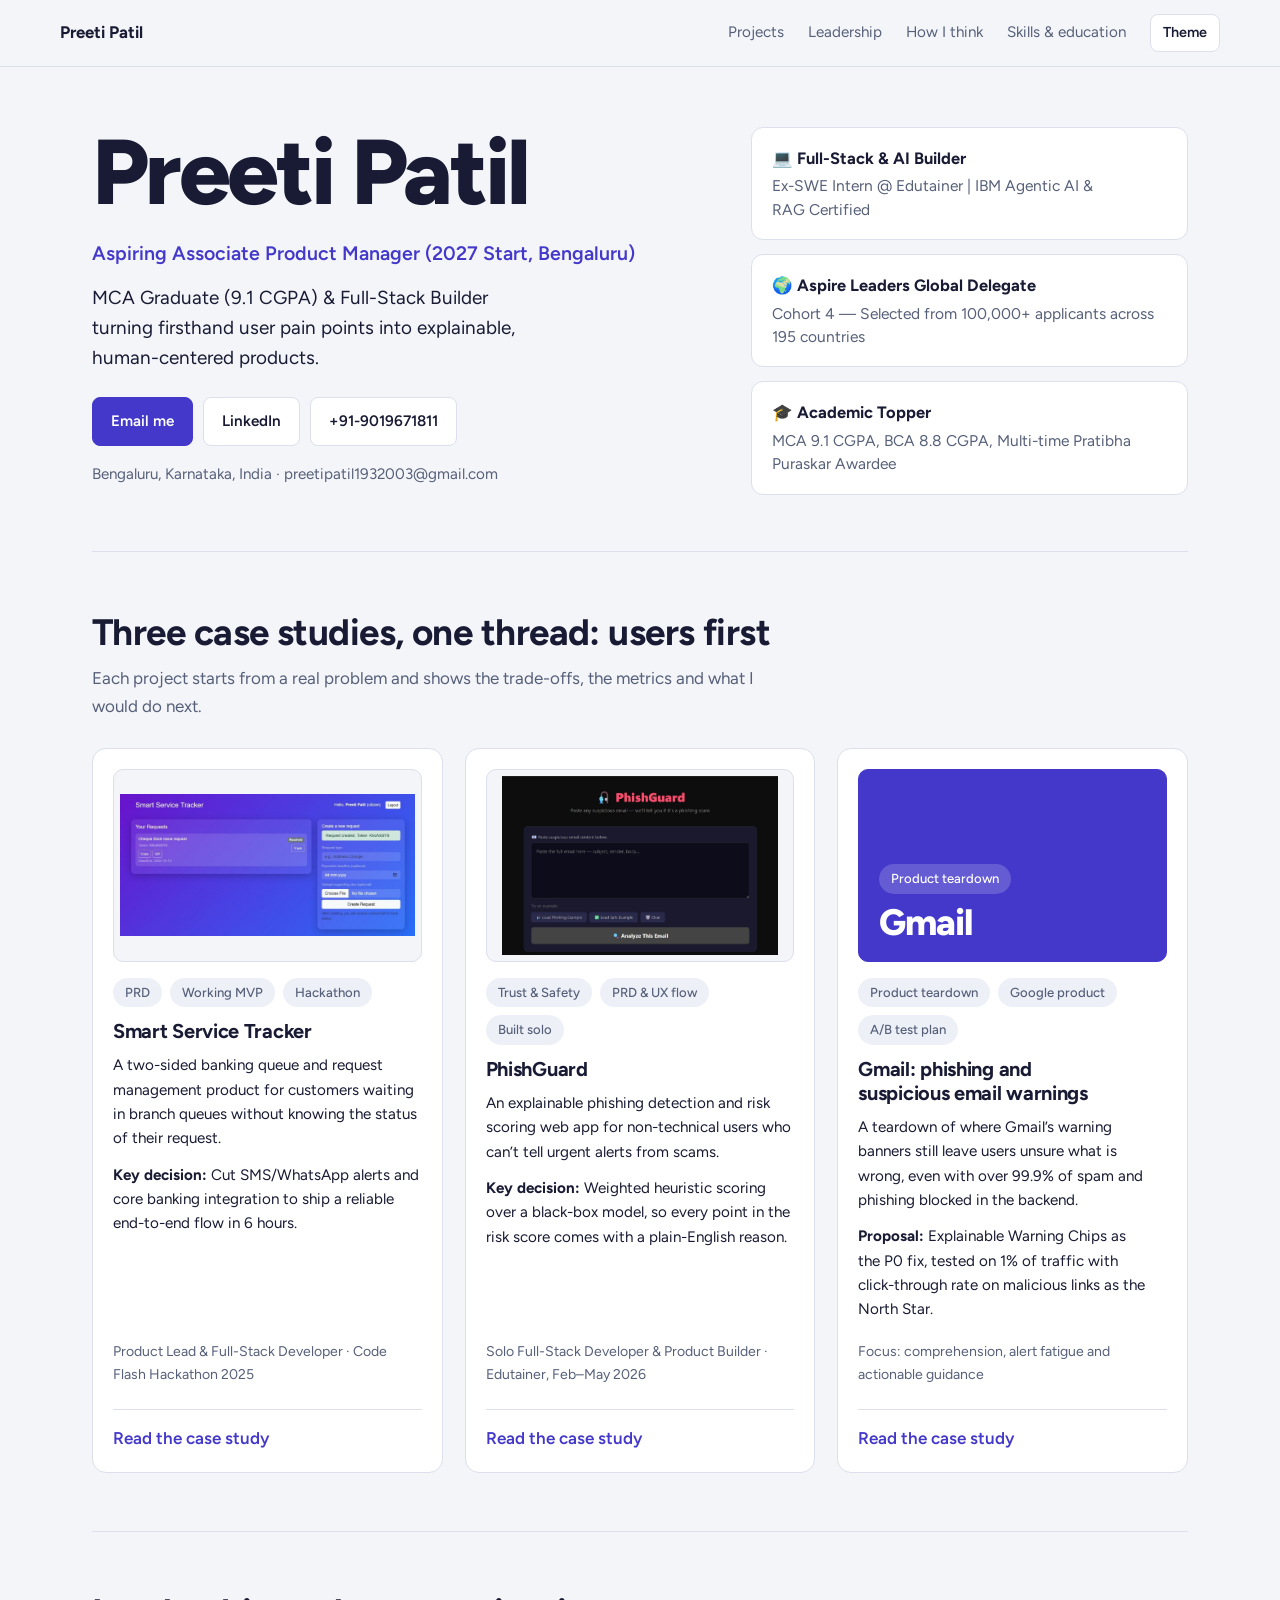
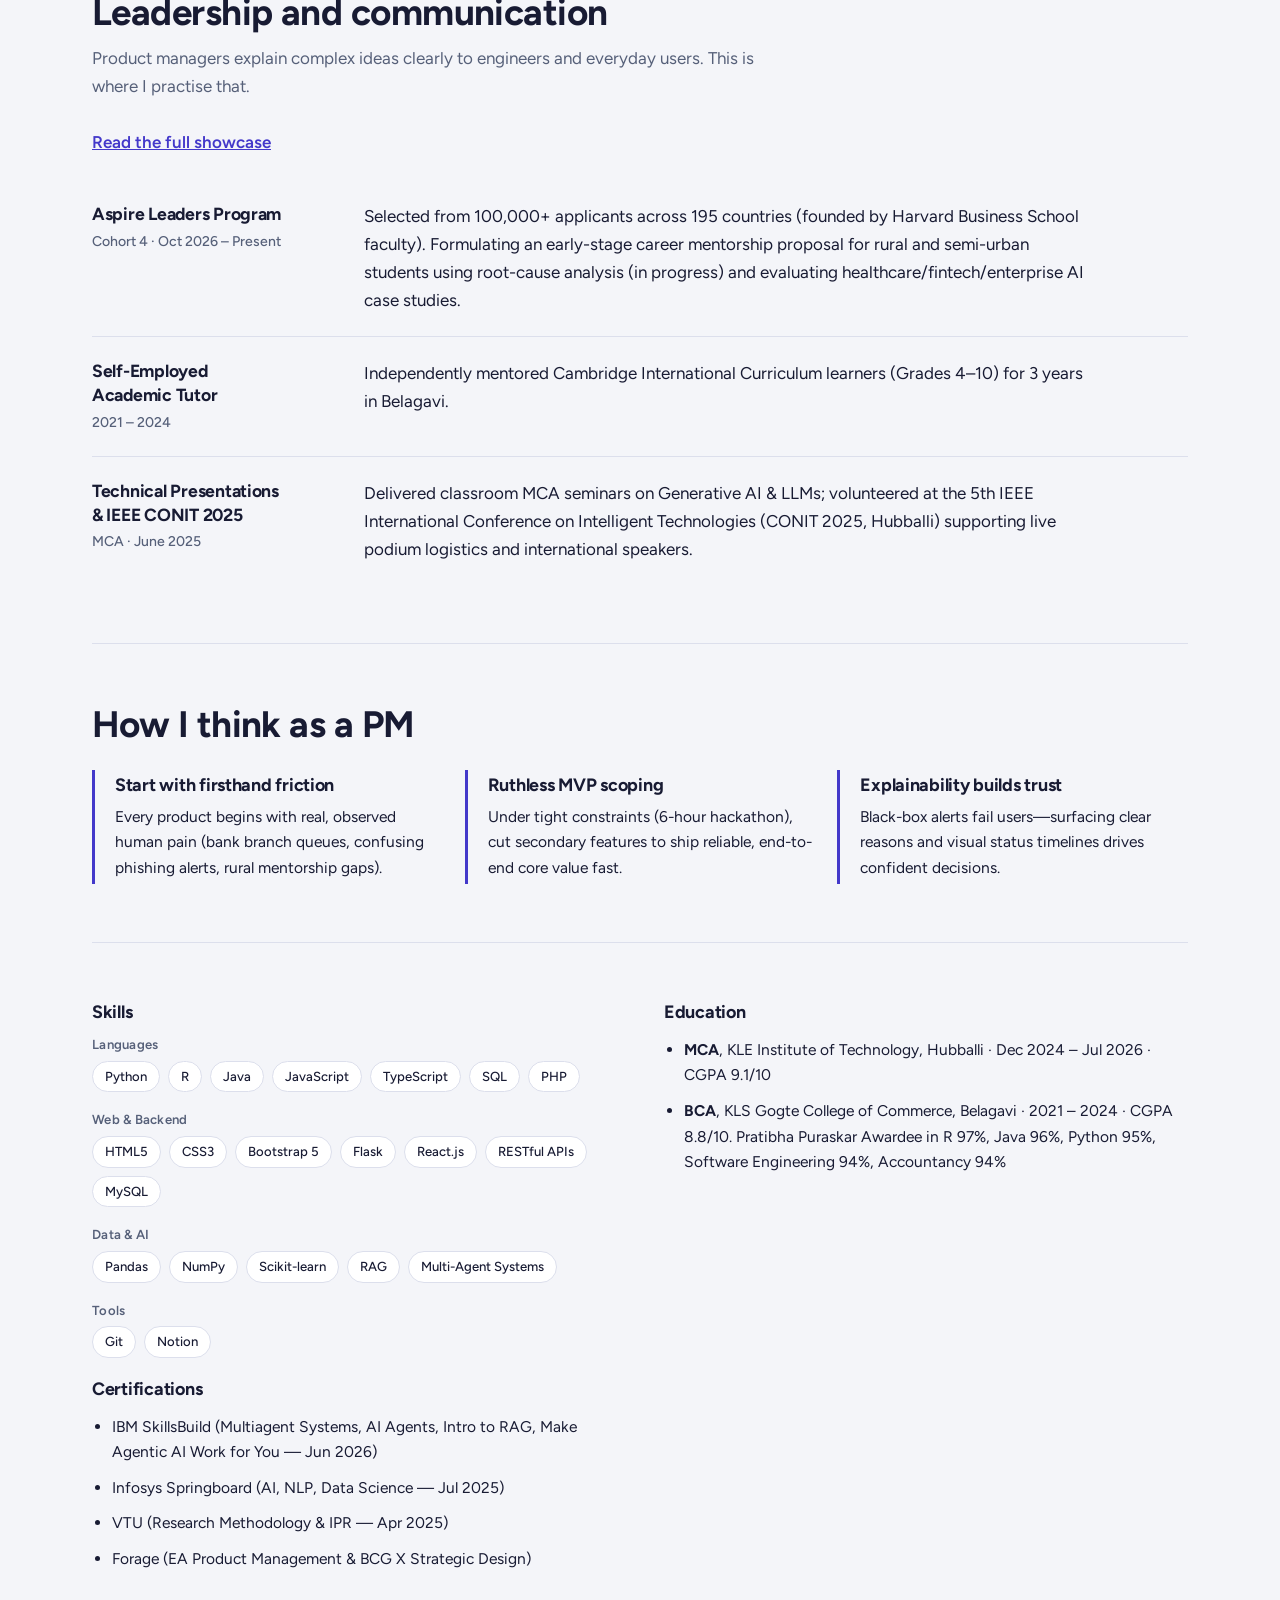
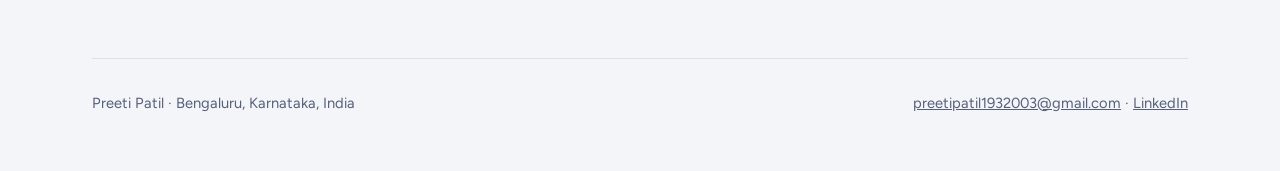
<file: index.html>
<!DOCTYPE html>
<html lang="en">
<head>
<meta charset="utf-8">
<meta name="viewport" content="width=device-width, initial-scale=1, viewport-fit=cover">
<title>Preeti Patil | Associate Product Manager Portfolio</title>
<meta name="description" content="MCA Graduate (9.1 CGPA) & Full-Stack Builder turning firsthand user pain points into explainable, human-centered products.">
<meta property="og:type" content="website"><meta property="og:title" content="Preeti Patil | Associate Product Manager Portfolio"><meta property="og:description" content="MCA Graduate (9.1 CGPA) & Full-Stack Builder turning firsthand user pain points into explainable, human-centered products."><meta property="og:url" content="https://preetipatil317.github.io/portfolio/"><meta property="og:image" content="https://preetipatil317.github.io/portfolio/images/sst-screen-1-intake.jpg">
<meta name="twitter:card" content="summary_large_image"><meta name="twitter:title" content="Preeti Patil | Associate Product Manager Portfolio"><meta name="twitter:description" content="MCA Graduate (9.1 CGPA) & Full-Stack Builder turning firsthand user pain points into explainable, human-centered products."><meta name="twitter:image" content="https://preetipatil317.github.io/portfolio/images/sst-screen-1-intake.jpg">
<link rel="icon" href="favicon.svg" type="image/svg+xml">
<link rel="preconnect" href="https://fonts.googleapis.com"><link rel="preconnect" href="https://fonts.gstatic.com" crossorigin>
<link href="https://fonts.googleapis.com/css2?family=Figtree:wght@400;500;600;700;800&display=swap" rel="stylesheet">
<link rel="stylesheet" href="style.css">
</head>
<body>
<div class="barwrap"><div class="w bar"><a class="name" href="#top">Preeti Patil</a>
<button class="menu-btn" type="button" aria-expanded="false" aria-controls="mainnav">Menu</button>
<nav class="nav hasmenu" id="mainnav" aria-label="Primary"><a href="#projects">Projects</a><a href="#leadership">Leadership</a><a href="#approach">How I think</a><a href="#about">Skills &amp; education</a><button class="tbtn" type="button" aria-label="Switch light or dark theme">Theme</button></nav></div></div>
<main class="w home-wrap" id="top">
<header class="hero home">
<div><h1>Preeti Patil</h1>
<p class="role">Aspiring Associate Product Manager (2027 Start, Bengaluru)</p>
<p class="vp">MCA Graduate (9.1 CGPA) &amp; Full-Stack Builder turning firsthand user pain points into explainable, human-centered products.</p>
<div class="contact"><a class="btn main" href="mailto:preetipatil1932003@gmail.com">Email me</a><a class="btn" href="https://www.linkedin.com/in/preetipatil193/" target="_blank" rel="noopener">LinkedIn</a><a class="btn" href="tel:+919019671811">+91-9019671811</a></div>
<p class="loc">Bengaluru, Karnataka, India · preetipatil1932003@gmail.com</p></div>
<ul class="pills">
<li class="pill"><b>💻 Full-Stack &amp; AI Builder</b><span>Ex-SWE Intern @ Edutainer | IBM Agentic AI &amp; RAG Certified</span></li>
<li class="pill"><b>🌍 Aspire Leaders Global Delegate</b><span>Cohort 4 — Selected from 100,000+ applicants across 195 countries</span></li>
<li class="pill"><b>🎓 Academic Topper</b><span>MCA 9.1 CGPA, BCA 8.8 CGPA, Multi-time Pratibha Puraskar Awardee</span></li></ul>
</header>

<section class="blk" id="projects"><h2>Three case studies, one thread: users first</h2>
<p class="lede">Each project starts from a real problem and shows the trade-offs, the metrics and what I would do next.</p>
<div class="grid">
<a class="card" href="smart-service-tracker.html"><div class="thumb"><img src="images/sst-screen-1-intake.jpg" alt="Smart Service Tracker customer dashboard showing the request list and the create new request form" loading="lazy"></div>
<div class="tags"><span class="chip">PRD</span><span class="chip">Working MVP</span><span class="chip">Hackathon</span></div>
<h3>Smart Service Tracker</h3>
<p>A two-sided banking queue and request management product for customers waiting in branch queues without knowing the status of their request.</p>
<p><span class="k">Key decision:</span> Cut SMS/WhatsApp alerts and core banking integration to ship a reliable end-to-end flow in 6 hours.</p>
<p class="meta2">Product Lead &amp; Full-Stack Developer · Code Flash Hackathon 2025</p><span class="go">Read the case study</span></a>
<a class="card" href="phishguard.html"><div class="thumb"><img src="images/pg-screen-1-input.jpg" alt="PhishGuard clean input screen with sample buttons" loading="lazy"></div>
<div class="tags"><span class="chip">Trust &amp; Safety</span><span class="chip">PRD &amp; UX flow</span><span class="chip">Built solo</span></div>
<h3>PhishGuard</h3>
<p>An explainable phishing detection and risk scoring web app for non-technical users who can’t tell urgent alerts from scams.</p>
<p><span class="k">Key decision:</span> Weighted heuristic scoring over a black-box model, so every point in the risk score comes with a plain-English reason.</p>
<p class="meta2">Solo Full-Stack Developer &amp; Product Builder · Edutainer, Feb–May 2026</p><span class="go">Read the case study</span></a>
<a class="card" href="gmail-teardown.html"><div class="thumb type" aria-hidden="true"><span class="chip">Product teardown</span><b>Gmail</b></div>
<div class="tags"><span class="chip">Product teardown</span><span class="chip">Google product</span><span class="chip">A/B test plan</span></div>
<h3>Gmail: phishing and suspicious email warnings</h3>
<p>A teardown of where Gmail’s warning banners still leave users unsure what is wrong, even with over 99.9% of spam and phishing blocked in the backend.</p>
<p><span class="k">Proposal:</span> Explainable Warning Chips as the P0 fix, tested on 1% of traffic with click-through rate on malicious links as the North Star.</p>
<p class="meta2">Focus: comprehension, alert fatigue and actionable guidance</p><span class="go">Read the case study</span></a>
</div></section>

<section class="blk" id="leadership"><h2>Leadership and communication</h2>
<p class="lede">Product managers explain complex ideas clearly to engineers and everyday users. This is where I practise that.</p>
<a class="lead-link" href="leadership.html">Read the full showcase</a>
<div class="lead">
<div><div><h3>Aspire Leaders Program</h3><small>Cohort 4 · Oct 2026 – Present</small></div><p>Selected from 100,000+ applicants across 195 countries (founded by Harvard Business School faculty). Formulating an early-stage career mentorship proposal for rural and semi-urban students using root-cause analysis (in progress) and evaluating healthcare/fintech/enterprise AI case studies.</p></div>
<div><div><h3>Self-Employed Academic Tutor</h3><small>2021 – 2024</small></div><p>Independently mentored Cambridge International Curriculum learners (Grades 4–10) for 3 years in Belagavi.</p></div>
<div><div><h3>Technical Presentations &amp; IEEE CONIT 2025</h3><small>MCA · June 2025</small></div><p>Delivered classroom MCA seminars on Generative AI &amp; LLMs; volunteered at the 5th IEEE International Conference on Intelligent Technologies (CONIT 2025, Hubballi) supporting live podium logistics and international speakers.</p></div>
</div></section>

<section class="blk" id="approach"><h2>How I think as a PM</h2>
<div class="three">
<div><h3>Start with firsthand friction</h3><p>Every product begins with real, observed human pain (bank branch queues, confusing phishing alerts, rural mentorship gaps).</p></div>
<div><h3>Ruthless MVP scoping</h3><p>Under tight constraints (6-hour hackathon), cut secondary features to ship reliable, end-to-end core value fast.</p></div>
<div><h3>Explainability builds trust</h3><p>Black-box alerts fail users—surfacing clear reasons and visual status timelines drives confident decisions.</p></div>
</div></section>

<section class="blk" id="about"><div class="foot">
<div><h3>Skills</h3>
<div class="sg"><h4>Languages</h4><div class="chips"><span class="chip">Python</span><span class="chip">R</span><span class="chip">Java</span><span class="chip">JavaScript</span><span class="chip">TypeScript</span><span class="chip">SQL</span><span class="chip">PHP</span></div></div>
<div class="sg"><h4>Web &amp; Backend</h4><div class="chips"><span class="chip">HTML5</span><span class="chip">CSS3</span><span class="chip">Bootstrap 5</span><span class="chip">Flask</span><span class="chip">React.js</span><span class="chip">RESTful APIs</span><span class="chip">MySQL</span></div></div>
<div class="sg"><h4>Data &amp; AI</h4><div class="chips"><span class="chip">Pandas</span><span class="chip">NumPy</span><span class="chip">Scikit-learn</span><span class="chip">RAG</span><span class="chip">Multi-Agent Systems</span></div></div>
<div class="sg"><h4>Tools</h4><div class="chips"><span class="chip">Git</span><span class="chip">Notion</span></div></div>
<h3>Certifications</h3>
<ul><li>IBM SkillsBuild (Multiagent Systems, AI Agents, Intro to RAG, Make Agentic AI Work for You — Jun 2026)</li><li>Infosys Springboard (AI, NLP, Data Science — Jul 2025)</li><li>VTU (Research Methodology &amp; IPR — Apr 2025)</li><li>Forage (EA Product Management &amp; BCG X Strategic Design)</li></ul></div>
<div><h3>Education</h3><ul><li><b>MCA</b>, KLE Institute of Technology, Hubballi · Dec 2024 – Jul 2026 · CGPA 9.1/10</li><li><b>BCA</b>, KLS Gogte College of Commerce, Belagavi · 2021 – 2024 · CGPA 8.8/10. Pratibha Puraskar Awardee in R 97%, Java 96%, Python 95%, Software Engineering 94%, Accountancy 94%</li></ul></div>
</div></section>
<div class="end"><span>Preeti Patil · Bengaluru, Karnataka, India</span><span><a href="mailto:preetipatil1932003@gmail.com">preetipatil1932003@gmail.com</a> · <a href="https://www.linkedin.com/in/preetipatil193/" target="_blank" rel="noopener">LinkedIn</a></span></div>
</main>
<script src="site.js"></script>
</body></html>
</file>
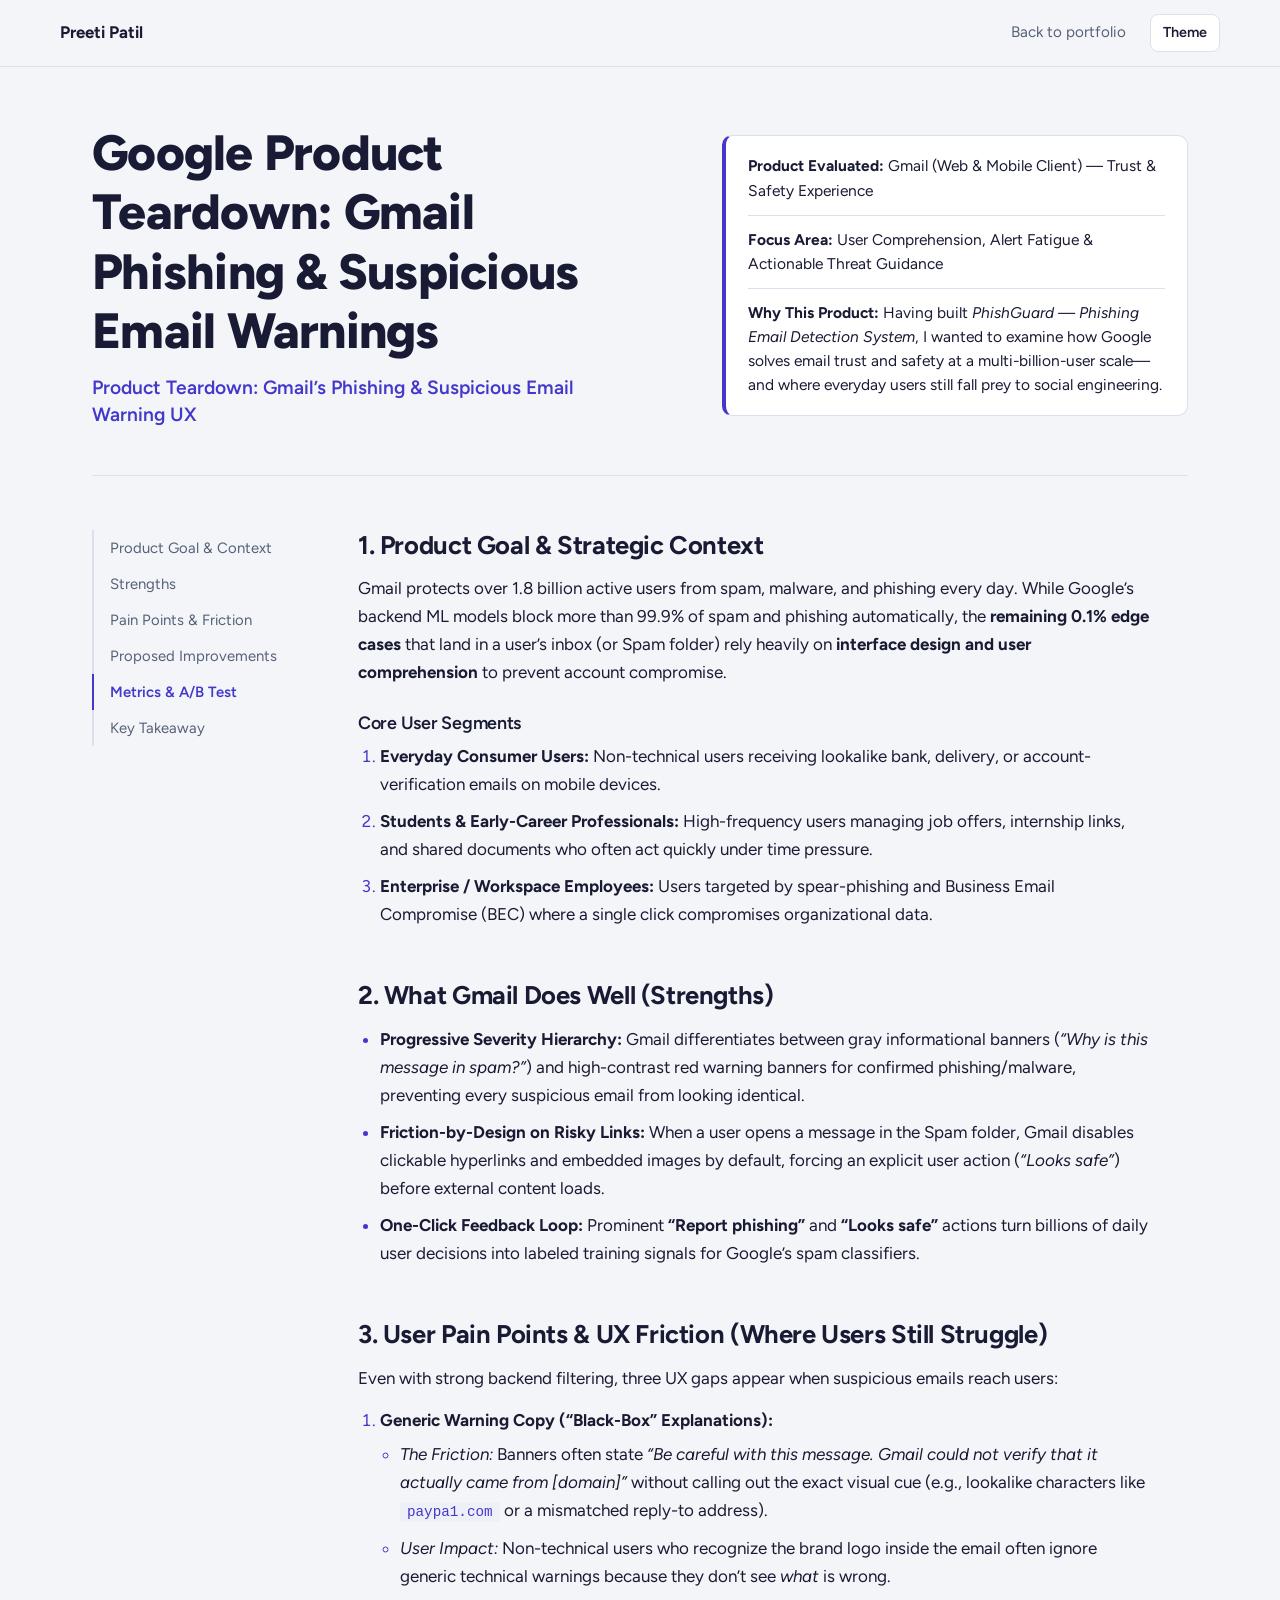
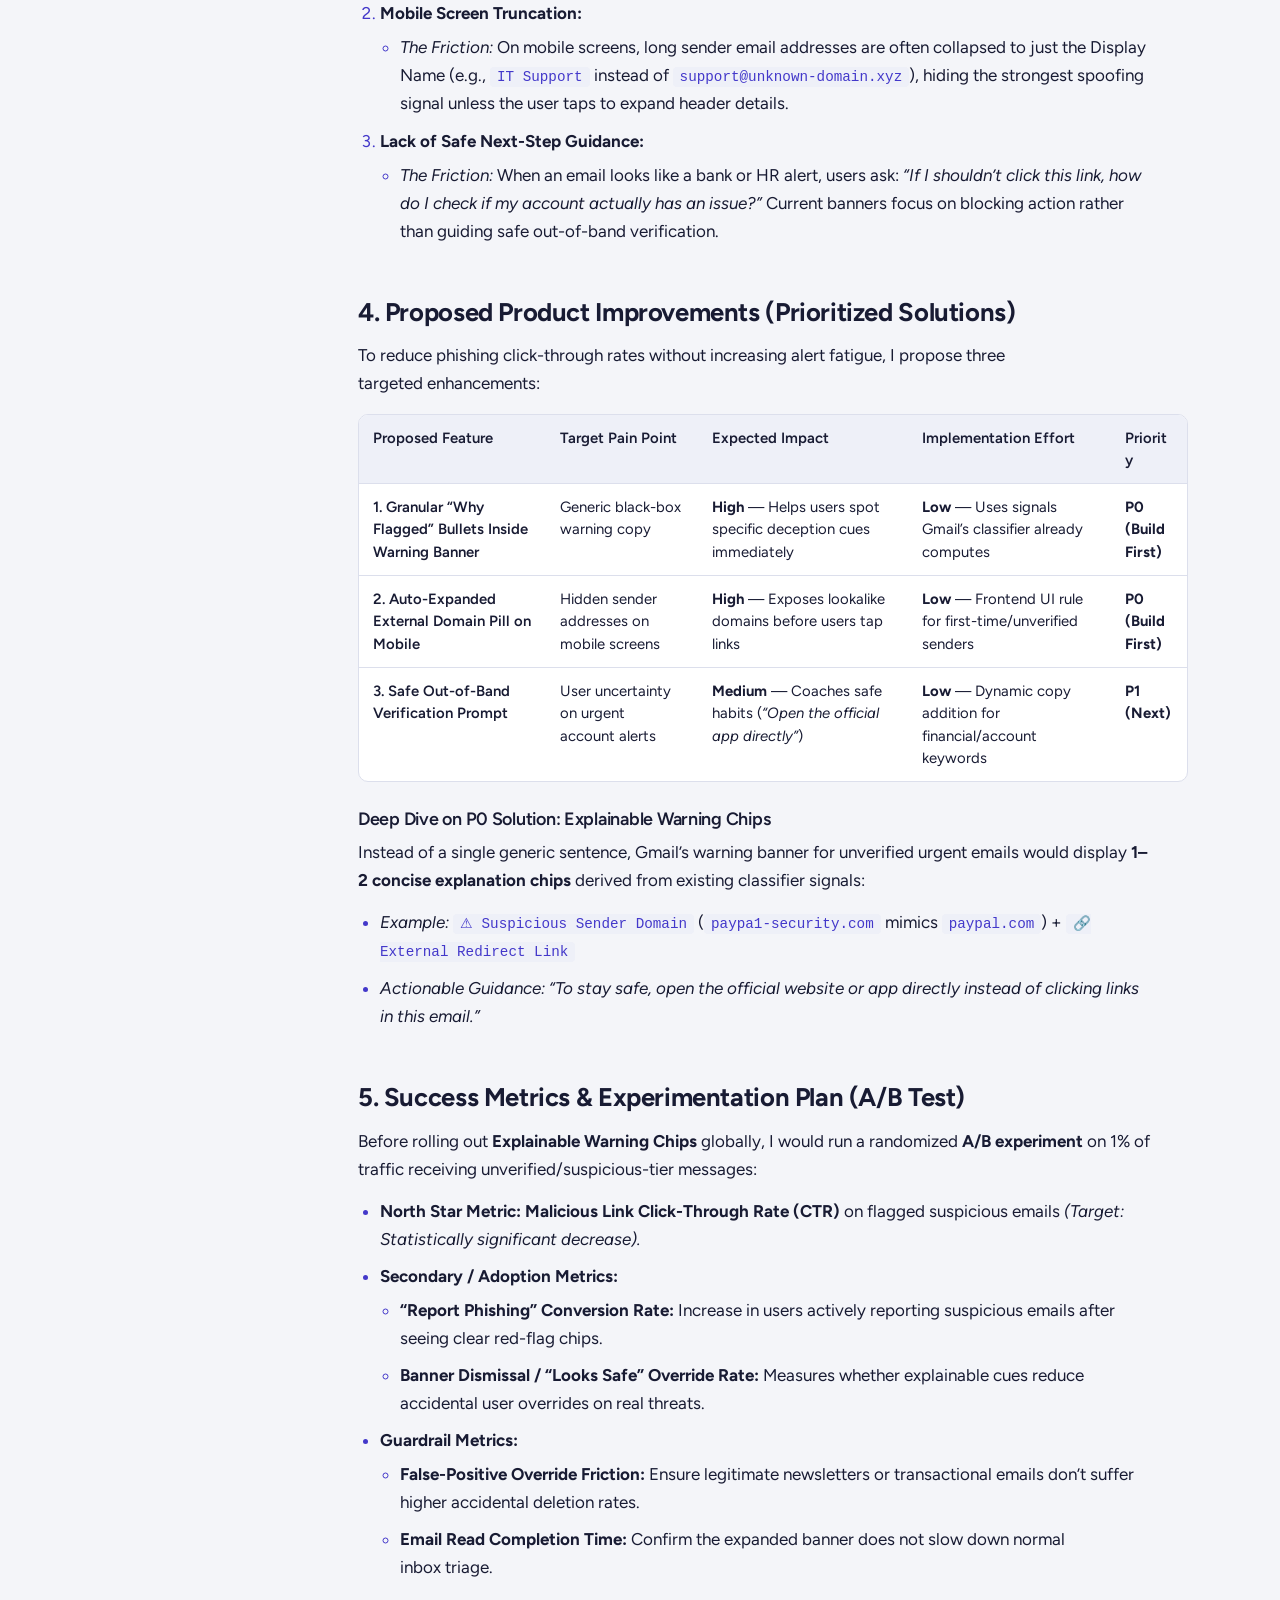
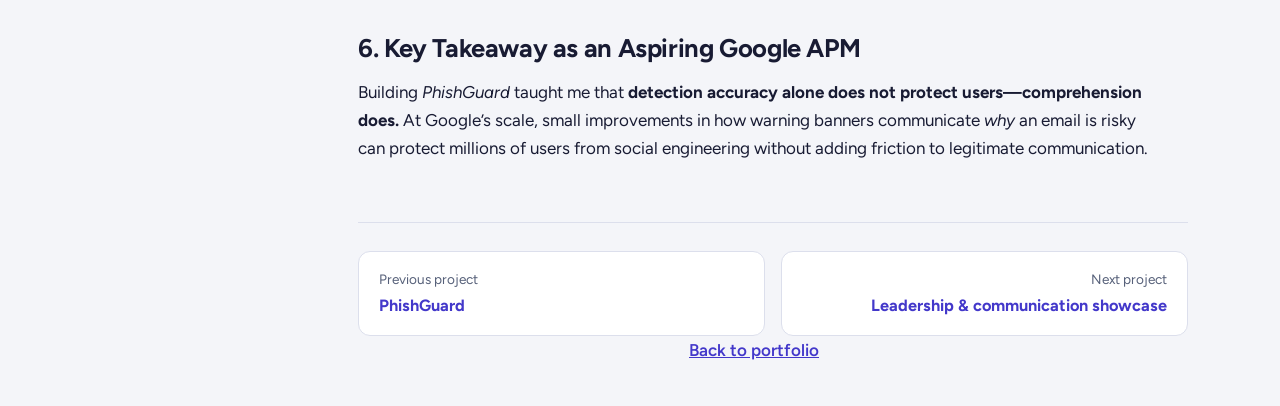
<file: gmail-teardown.html>
<!DOCTYPE html>
<html lang="en">
<head>
<meta charset="utf-8">
<meta name="viewport" content="width=device-width, initial-scale=1, viewport-fit=cover">
<title>Gmail Phishing Warnings | Google Product Teardown | Preeti Patil</title>
<meta name="description" content="Product Teardown: Gmail’s Phishing &amp; Suspicious Email Warning UX">
<meta property="og:type" content="website"><meta property="og:title" content="Gmail Phishing Warnings | Google Product Teardown | Preeti Patil"><meta property="og:description" content="Product Teardown: Gmail’s Phishing &amp; Suspicious Email Warning UX"><meta property="og:url" content="https://preetipatil317.github.io/portfolio/gmail-teardown.html"><meta property="og:image" content="https://preetipatil317.github.io/portfolio/images/sst-screen-1-intake.jpg">
<meta name="twitter:card" content="summary_large_image"><meta name="twitter:title" content="Gmail Phishing Warnings | Google Product Teardown | Preeti Patil"><meta name="twitter:description" content="Product Teardown: Gmail’s Phishing &amp; Suspicious Email Warning UX"><meta name="twitter:image" content="https://preetipatil317.github.io/portfolio/images/sst-screen-1-intake.jpg">
<link rel="icon" href="favicon.svg" type="image/svg+xml">
<link rel="preconnect" href="https://fonts.googleapis.com"><link rel="preconnect" href="https://fonts.gstatic.com" crossorigin>
<link href="https://fonts.googleapis.com/css2?family=Figtree:wght@400;500;600;700;800&display=swap" rel="stylesheet">
<link rel="stylesheet" href="style.css">
</head>
<body>
<div id="progress"></div>
<div class="barwrap"><div class="w bar"><a class="name" href="index.html">Preeti Patil</a><nav class="nav" aria-label="Primary"><a href="index.html">Back to portfolio</a><button class="tbtn" type="button" aria-label="Switch light or dark theme">Theme</button></nav></div></div>
<main class="w">
<header class="hero"><div><h1>Google Product Teardown: Gmail Phishing &amp; Suspicious Email Warnings</h1><p class="sub">Product Teardown: Gmail’s Phishing &amp; Suspicious Email Warning UX</p></div>
<div class="meta"><p><b>Product Evaluated:</b> Gmail (Web &amp; Mobile Client) — Trust &amp; Safety Experience</p><p><b>Focus Area:</b> User Comprehension, Alert Fatigue &amp; Actionable Threat Guidance</p><p><b>Why This Product:</b> Having built <em>PhishGuard — Phishing Email Detection System</em>, I wanted to examine how Google solves email trust and safety at a multi-billion-user scale—and where everyday users still fall prey to social engineering.</p></div></header>
<div class="layout"><nav class="rail" aria-label="Sections"><a href="#s1">Product Goal &amp; Context</a><a href="#s2">Strengths</a><a href="#s3">Pain Points &amp; Friction</a><a href="#s4">Proposed Improvements</a><a href="#s5">Metrics &amp; A/B Test</a><a href="#s6">Key Takeaway</a></nav><div class="content">

<section id="s1"><h2>1. Product Goal &amp; Strategic Context</h2>
<p>Gmail protects over 1.8 billion active users from spam, malware, and phishing every day. While Google’s backend ML models block more than 99.9% of spam and phishing automatically, the <b>remaining 0.1% edge cases</b> that land in a user’s inbox (or Spam folder) rely heavily on <b>interface design and user comprehension</b> to prevent account compromise.</p>
<h3>Core User Segments</h3>
<ol>
<li><b>Everyday Consumer Users:</b> Non-technical users receiving lookalike bank, delivery, or account-verification emails on mobile devices.</li>
<li><b>Students &amp; Early-Career Professionals:</b> High-frequency users managing job offers, internship links, and shared documents who often act quickly under time pressure.</li>
<li><b>Enterprise / Workspace Employees:</b> Users targeted by spear-phishing and Business Email Compromise (BEC) where a single click compromises organizational data.</li></ol></section>

<section id="s2"><h2>2. What Gmail Does Well (Strengths)</h2>
<ul>
<li><b>Progressive Severity Hierarchy:</b> Gmail differentiates between gray informational banners (<em>“Why is this message in spam?”</em>) and high-contrast red warning banners for confirmed phishing/malware, preventing every suspicious email from looking identical.</li>
<li><b>Friction-by-Design on Risky Links:</b> When a user opens a message in the Spam folder, Gmail disables clickable hyperlinks and embedded images by default, forcing an explicit user action (<em>“Looks safe”</em>) before external content loads.</li>
<li><b>One-Click Feedback Loop:</b> Prominent <b>“Report phishing”</b> and <b>“Looks safe”</b> actions turn billions of daily user decisions into labeled training signals for Google’s spam classifiers.</li></ul></section>

<section id="s3"><h2>3. User Pain Points &amp; UX Friction (Where Users Still Struggle)</h2>
<p>Even with strong backend filtering, three UX gaps appear when suspicious emails reach users:</p>
<ol>
<li><b>Generic Warning Copy (“Black-Box” Explanations):</b>
<ul class="fr"><li><em>The Friction:</em> Banners often state <em>“Be careful with this message. Gmail could not verify that it actually came from [domain]”</em> without calling out the exact visual cue (e.g., lookalike characters like <code>paypa1.com</code> or a mismatched reply-to address).</li>
<li><em>User Impact:</em> Non-technical users who recognize the brand logo inside the email often ignore generic technical warnings because they don’t see <em>what</em> is wrong.</li></ul></li>
<li><b>Mobile Screen Truncation:</b>
<ul class="fr"><li><em>The Friction:</em> On mobile screens, long sender email addresses are often collapsed to just the Display Name (e.g., <code>IT Support</code> instead of <code>support@unknown-domain.xyz</code>), hiding the strongest spoofing signal unless the user taps to expand header details.</li></ul></li>
<li><b>Lack of Safe Next-Step Guidance:</b>
<ul class="fr"><li><em>The Friction:</em> When an email looks like a bank or HR alert, users ask: <em>“If I shouldn’t click this link, how do I check if my account actually has an issue?”</em> Current banners focus on blocking action rather than guiding safe out-of-band verification.</li></ul></li></ol></section>

<section id="s4"><h2>4. Proposed Product Improvements (Prioritized Solutions)</h2>
<p>To reduce phishing click-through rates without increasing alert fatigue, I propose three targeted enhancements:</p>
<div class="scroll" role="region" aria-label="Proposed improvements table" tabindex="0"><table style="min-width:760px"><thead><tr><th>Proposed Feature</th><th>Target Pain Point</th><th>Expected Impact</th><th>Implementation Effort</th><th>Priority</th></tr></thead><tbody>
<tr><td>1. Granular “Why Flagged” Bullets Inside Warning Banner</td><td>Generic black-box warning copy</td><td><b>High</b> — Helps users spot specific deception cues immediately</td><td><b>Low</b> — Uses signals Gmail’s classifier already computes</td><td><b>P0 (Build First)</b></td></tr>
<tr><td>2. Auto-Expanded External Domain Pill on Mobile</td><td>Hidden sender addresses on mobile screens</td><td><b>High</b> — Exposes lookalike domains before users tap links</td><td><b>Low</b> — Frontend UI rule for first-time/unverified senders</td><td><b>P0 (Build First)</b></td></tr>
<tr><td>3. Safe Out-of-Band Verification Prompt</td><td>User uncertainty on urgent account alerts</td><td><b>Medium</b> — Coaches safe habits (<em>“Open the official app directly”</em>)</td><td><b>Low</b> — Dynamic copy addition for financial/account keywords</td><td><b>P1 (Next)</b></td></tr></tbody></table></div>
<h3>Deep Dive on P0 Solution: Explainable Warning Chips</h3>
<p>Instead of a single generic sentence, Gmail’s warning banner for unverified urgent emails would display <b>1–2 concise explanation chips</b> derived from existing classifier signals:</p>
<ul>
<li><em>Example:</em> <code>⚠ Suspicious Sender Domain</code> (<code>paypa1-security.com</code> mimics <code>paypal.com</code>) + <code>🔗 External Redirect Link</code></li>
<li><em>Actionable Guidance: “To stay safe, open the official website or app directly instead of clicking links in this email.”</em></li></ul></section>

<section id="s5"><h2>5. Success Metrics &amp; Experimentation Plan (A/B Test)</h2>
<p>Before rolling out <b>Explainable Warning Chips</b> globally, I would run a randomized <b>A/B experiment</b> on 1% of traffic receiving unverified/suspicious-tier messages:</p>
<ul>
<li><b>North Star Metric: Malicious Link Click-Through Rate (CTR)</b> on flagged suspicious emails <em>(Target: Statistically significant decrease).</em></li>
<li><b>Secondary / Adoption Metrics:</b><ul class="fr"><li><b>“Report Phishing” Conversion Rate:</b> Increase in users actively reporting suspicious emails after seeing clear red-flag chips.</li><li><b>Banner Dismissal / “Looks Safe” Override Rate:</b> Measures whether explainable cues reduce accidental user overrides on real threats.</li></ul></li>
<li><b>Guardrail Metrics:</b><ul class="fr"><li><b>False-Positive Override Friction:</b> Ensure legitimate newsletters or transactional emails don’t suffer higher accidental deletion rates.</li><li><b>Email Read Completion Time:</b> Confirm the expanded banner does not slow down normal inbox triage.</li></ul></li></ul></section>

<section id="s6"><h2>6. Key Takeaway as an Aspiring Google APM</h2>
<p>Building <em>PhishGuard</em> taught me that <b>detection accuracy alone does not protect users—comprehension does.</b> At Google’s scale, small improvements in how warning banners communicate <em>why</em> an email is risky can protect millions of users from social engineering without adding friction to legitimate communication.</p></section>
<nav class="pager" aria-label="Project navigation"><a class="prev" href="phishguard.html"><small>Previous project</small><b>PhishGuard</b></a><a class="next" href="leadership.html"><small>Next project</small><b>Leadership & communication showcase</b></a></nav><p class="back"><a href="index.html">Back to portfolio</a></p></div></div></main>
<dialog id="lb" aria-label="Enlarged screenshot"><button type="button">Close</button><img alt=""></dialog>
<script src="site.js"></script>
</body></html>
</file>
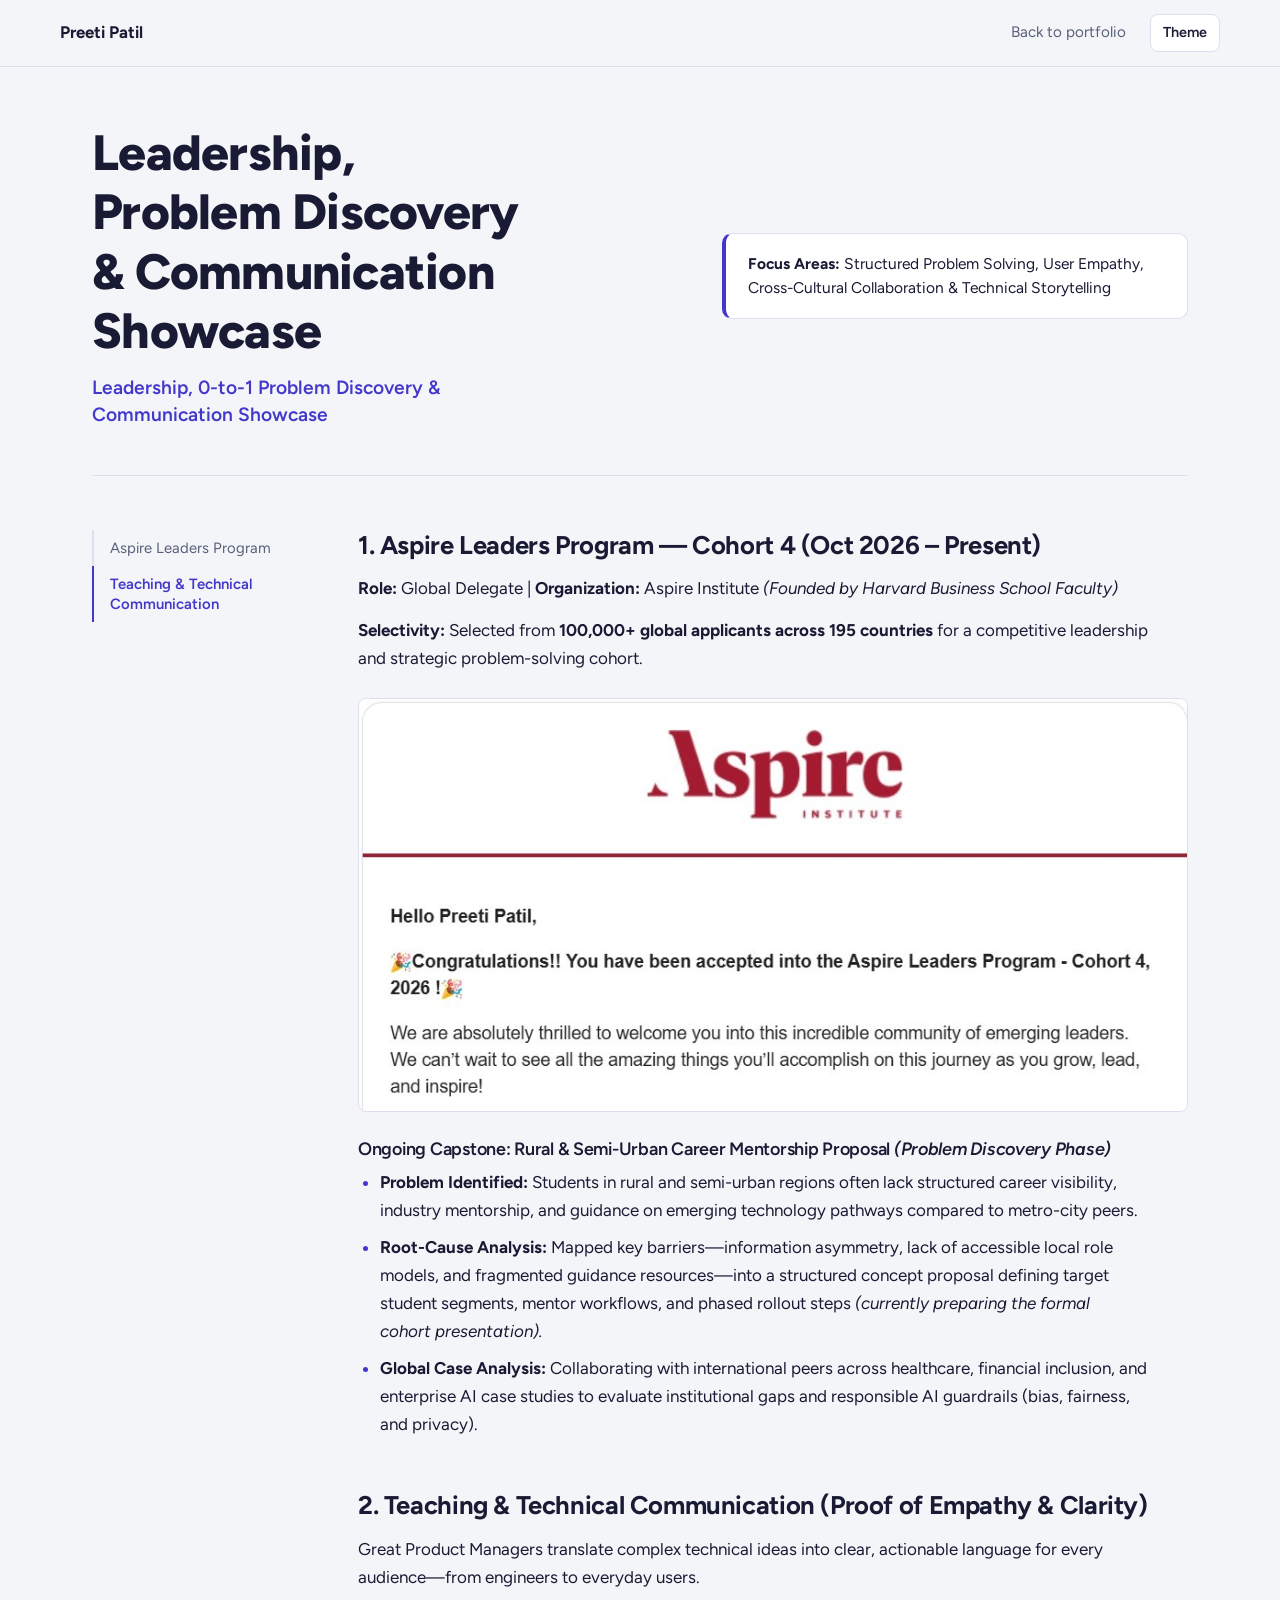
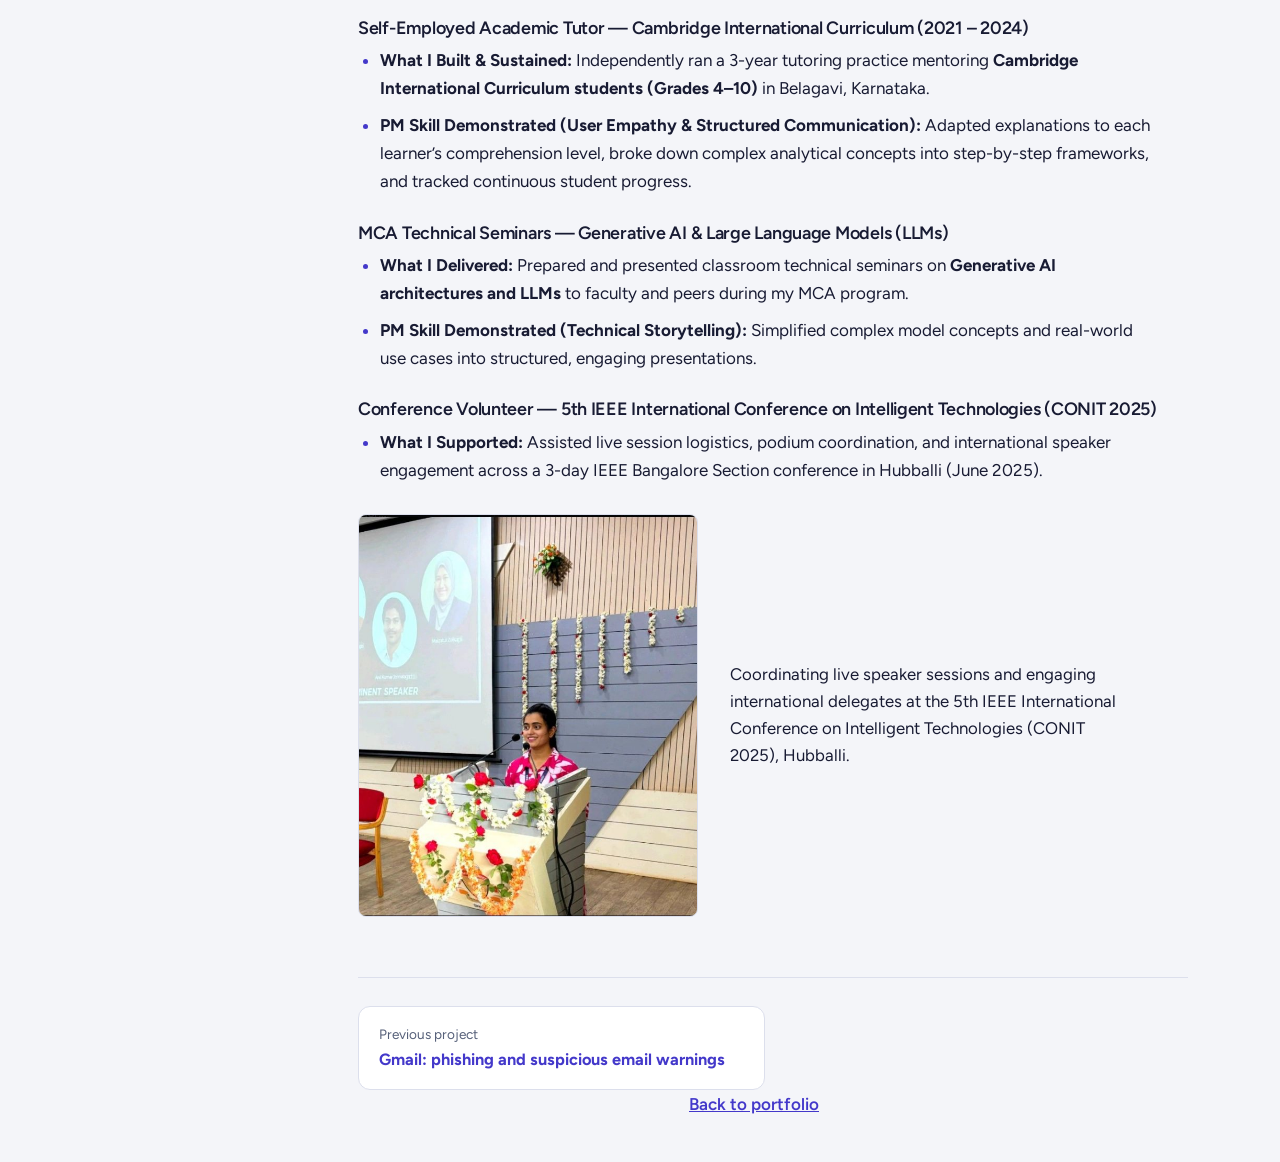
<file: leadership.html>
<!DOCTYPE html>
<html lang="en">
<head>
<meta charset="utf-8">
<meta name="viewport" content="width=device-width, initial-scale=1, viewport-fit=cover">
<title>Leadership &amp; Communication Showcase | Preeti Patil</title>
<meta name="description" content="Leadership, 0-to-1 Problem Discovery &amp; Communication Showcase">
<meta property="og:type" content="website"><meta property="og:title" content="Leadership &amp; Communication Showcase | Preeti Patil"><meta property="og:description" content="Leadership, 0-to-1 Problem Discovery &amp; Communication Showcase"><meta property="og:url" content="https://preetipatil317.github.io/portfolio/leadership.html"><meta property="og:image" content="https://preetipatil317.github.io/portfolio/images/sst-screen-1-intake.jpg">
<meta name="twitter:card" content="summary_large_image"><meta name="twitter:title" content="Leadership &amp; Communication Showcase | Preeti Patil"><meta name="twitter:description" content="Leadership, 0-to-1 Problem Discovery &amp; Communication Showcase"><meta name="twitter:image" content="https://preetipatil317.github.io/portfolio/images/sst-screen-1-intake.jpg">
<link rel="icon" href="favicon.svg" type="image/svg+xml">
<link rel="preconnect" href="https://fonts.googleapis.com"><link rel="preconnect" href="https://fonts.gstatic.com" crossorigin>
<link href="https://fonts.googleapis.com/css2?family=Figtree:wght@400;500;600;700;800&display=swap" rel="stylesheet">
<link rel="stylesheet" href="style.css">
</head>
<body>
<div id="progress"></div>
<div class="barwrap"><div class="w bar"><a class="name" href="index.html">Preeti Patil</a><nav class="nav" aria-label="Primary"><a href="index.html">Back to portfolio</a><button class="tbtn" type="button" aria-label="Switch light or dark theme">Theme</button></nav></div></div>
<main class="w">
<header class="hero"><div><h1>Leadership, Problem Discovery &amp; Communication Showcase</h1><p class="sub">Leadership, 0-to-1 Problem Discovery &amp; Communication Showcase</p></div>
<div class="meta"><p><b>Focus Areas:</b> Structured Problem Solving, User Empathy, Cross-Cultural Collaboration &amp; Technical Storytelling</p></div></header>
<div class="layout"><nav class="rail" aria-label="Sections"><a href="#s1">Aspire Leaders Program</a><a href="#s2">Teaching &amp; Technical Communication</a></nav><div class="content">

<section id="s1"><h2>1. Aspire Leaders Program — Cohort 4 (Oct 2026 – Present)</h2>
<p><b>Role:</b> Global Delegate | <b>Organization:</b> Aspire Institute <em>(Founded by Harvard Business School Faculty)</em></p>
<p><b>Selectivity:</b> Selected from <b>100,000+ global applicants across 195 countries</b> for a competitive leadership and strategic problem-solving cohort.</p>
<figure><img src="images/ls-aspire-certificate.jpg" alt="Aspire Institute acceptance email for the Aspire Leaders Program Cohort 4, 2026" loading="lazy"></figure>
<h3>Ongoing Capstone: Rural &amp; Semi-Urban Career Mentorship Proposal <em>(Problem Discovery Phase)</em></h3>
<ul>
<li><b>Problem Identified:</b> Students in rural and semi-urban regions often lack structured career visibility, industry mentorship, and guidance on emerging technology pathways compared to metro-city peers.</li>
<li><b>Root-Cause Analysis:</b> Mapped key barriers—information asymmetry, lack of accessible local role models, and fragmented guidance resources—into a structured concept proposal defining target student segments, mentor workflows, and phased rollout steps <em>(currently preparing the formal cohort presentation).</em></li>
<li><b>Global Case Analysis:</b> Collaborating with international peers across healthcare, financial inclusion, and enterprise AI case studies to evaluate institutional gaps and responsible AI guardrails (bias, fairness, and privacy).</li></ul></section>

<section id="s2"><h2>2. Teaching &amp; Technical Communication (Proof of Empathy &amp; Clarity)</h2>
<p>Great Product Managers translate complex technical ideas into clear, actionable language for every audience—from engineers to everyday users.</p>
<h3>Self-Employed Academic Tutor — Cambridge International Curriculum (2021 – 2024)</h3>
<ul>
<li><b>What I Built &amp; Sustained:</b> Independently ran a 3-year tutoring practice mentoring <b>Cambridge International Curriculum students (Grades 4–10)</b> in Belagavi, Karnataka.</li>
<li><b>PM Skill Demonstrated (User Empathy &amp; Structured Communication):</b> Adapted explanations to each learner’s comprehension level, broke down complex analytical concepts into step-by-step frameworks, and tracked continuous student progress.</li></ul>
<h3>MCA Technical Seminars — Generative AI &amp; Large Language Models (LLMs)</h3>
<ul>
<li><b>What I Delivered:</b> Prepared and presented classroom technical seminars on <b>Generative AI architectures and LLMs</b> to faculty and peers during my MCA program.</li>
<li><b>PM Skill Demonstrated (Technical Storytelling):</b> Simplified complex model concepts and real-world use cases into structured, engaging presentations.</li></ul>
<h3>Conference Volunteer — 5th IEEE International Conference on Intelligent Technologies (CONIT 2025)</h3>
<ul>
<li><b>What I Supported:</b> Assisted live session logistics, podium coordination, and international speaker engagement across a 3-day IEEE Bangalore Section conference in Hubballi (June 2025).</li></ul>
<figure class="photo"><img src="images/ls-conit-2025.jpg" alt="Preeti Patil at the podium during CONIT 2025, Hubballi" loading="lazy"><figcaption>Coordinating live speaker sessions and engaging international delegates at the 5th IEEE International Conference on Intelligent Technologies (CONIT 2025), Hubballi.</figcaption></figure></section>
<nav class="pager" aria-label="Project navigation"><a class="prev" href="gmail-teardown.html"><small>Previous project</small><b>Gmail: phishing and suspicious email warnings</b></a></nav><p class="back"><a href="index.html">Back to portfolio</a></p></div></div></main>
<dialog id="lb" aria-label="Enlarged screenshot"><button type="button">Close</button><img alt=""></dialog>
<script src="site.js"></script>
</body></html>
</file>
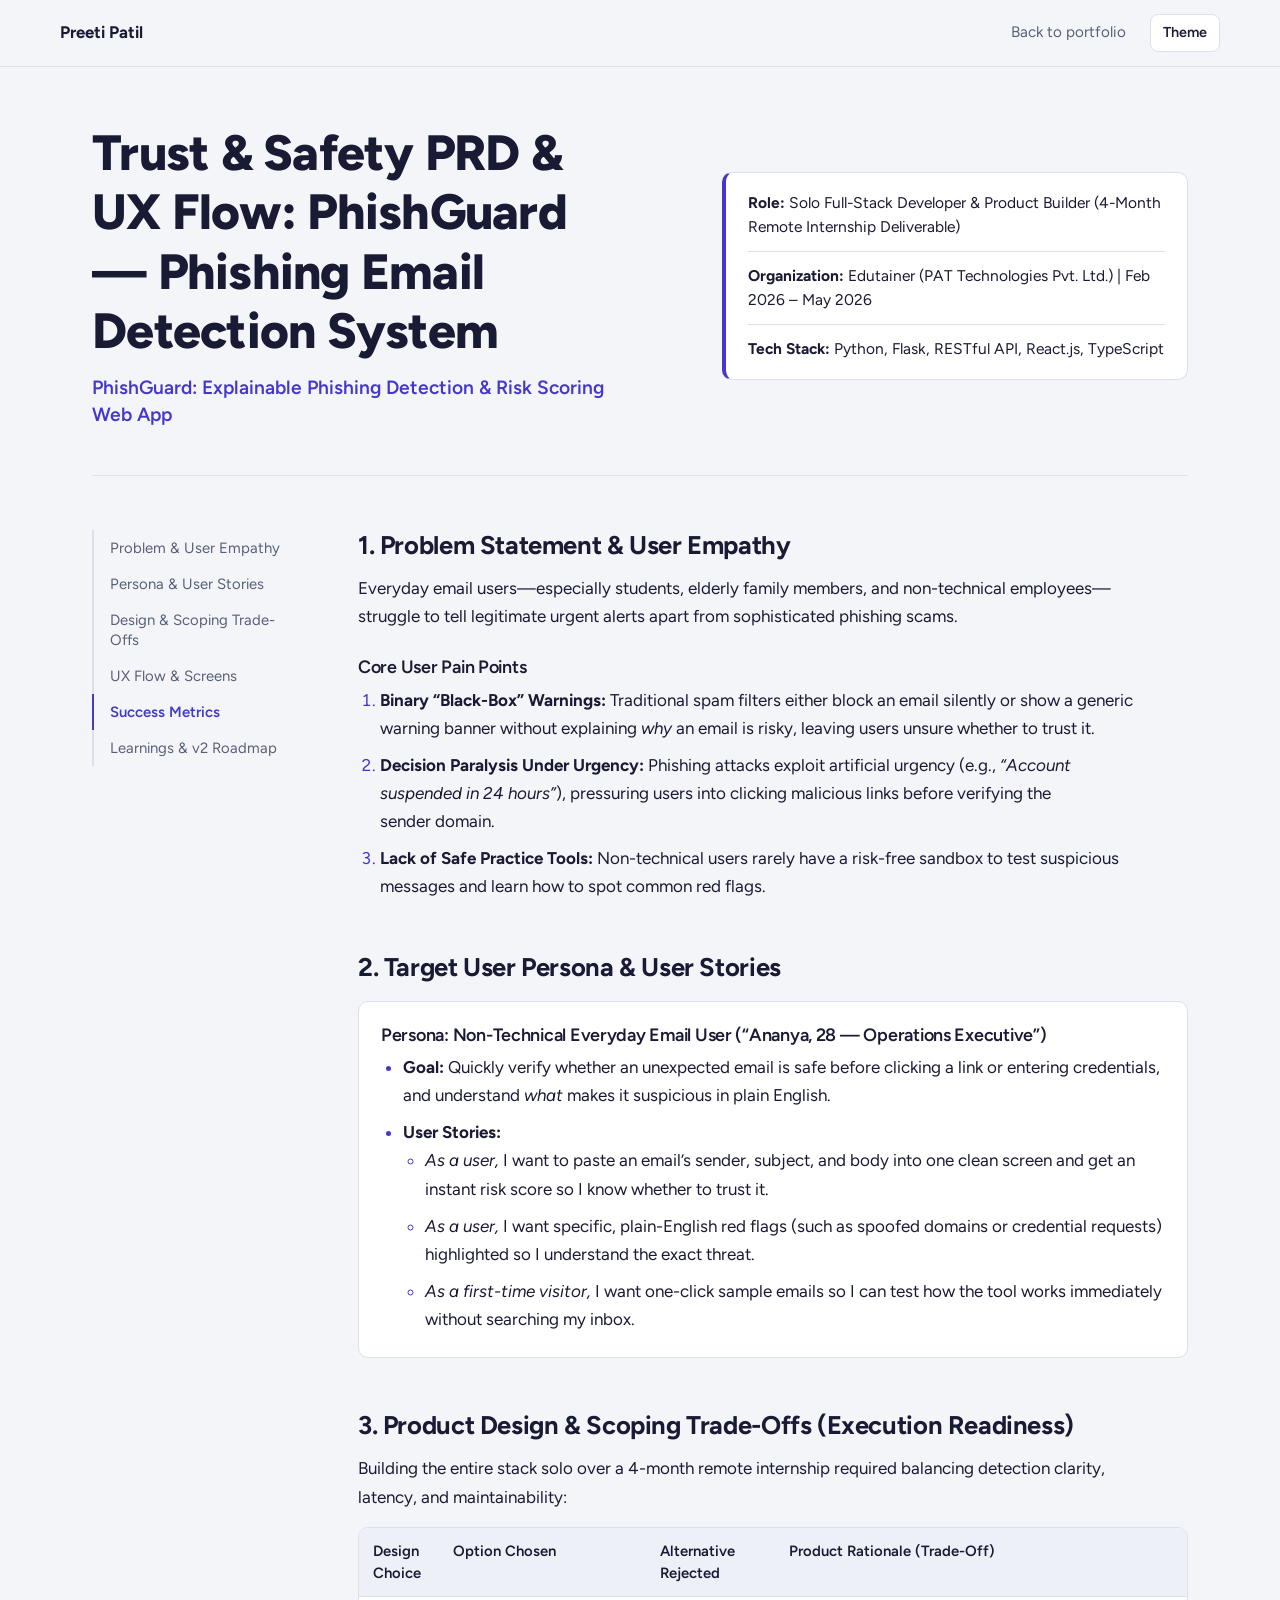
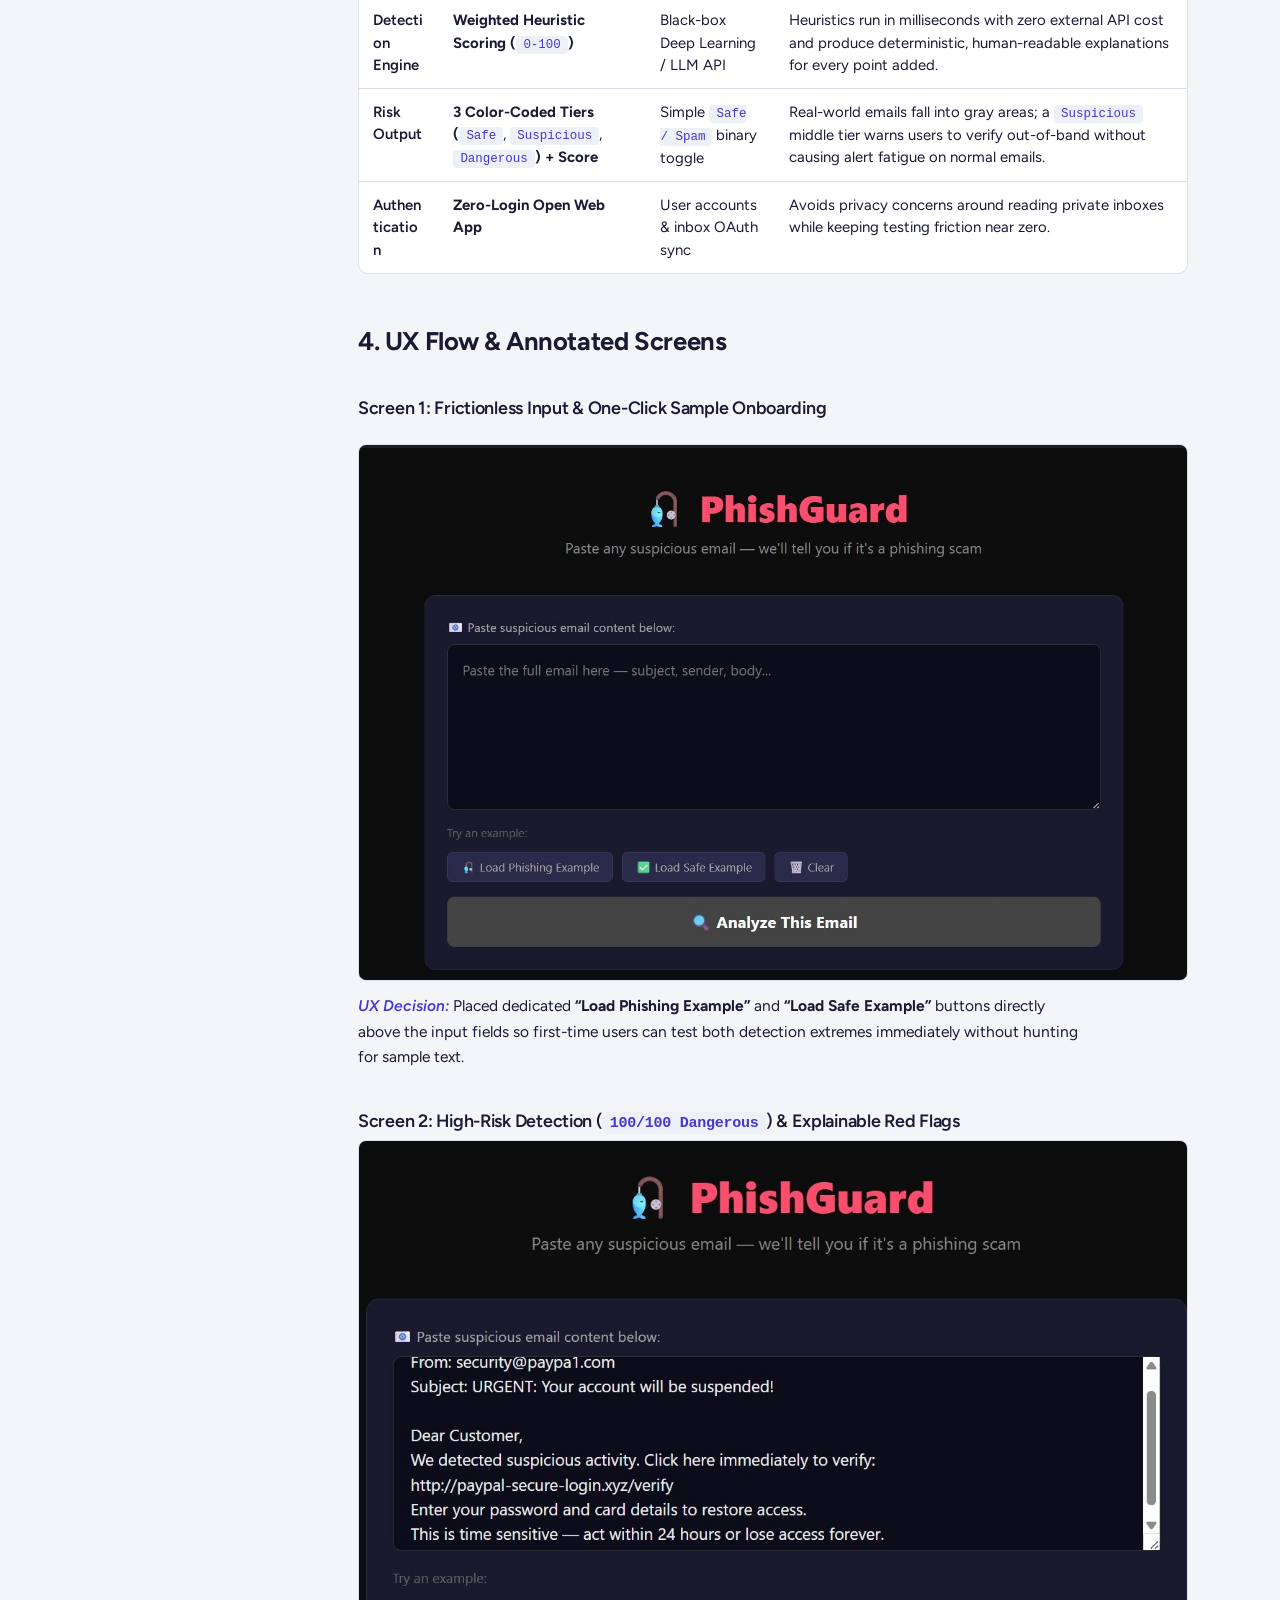
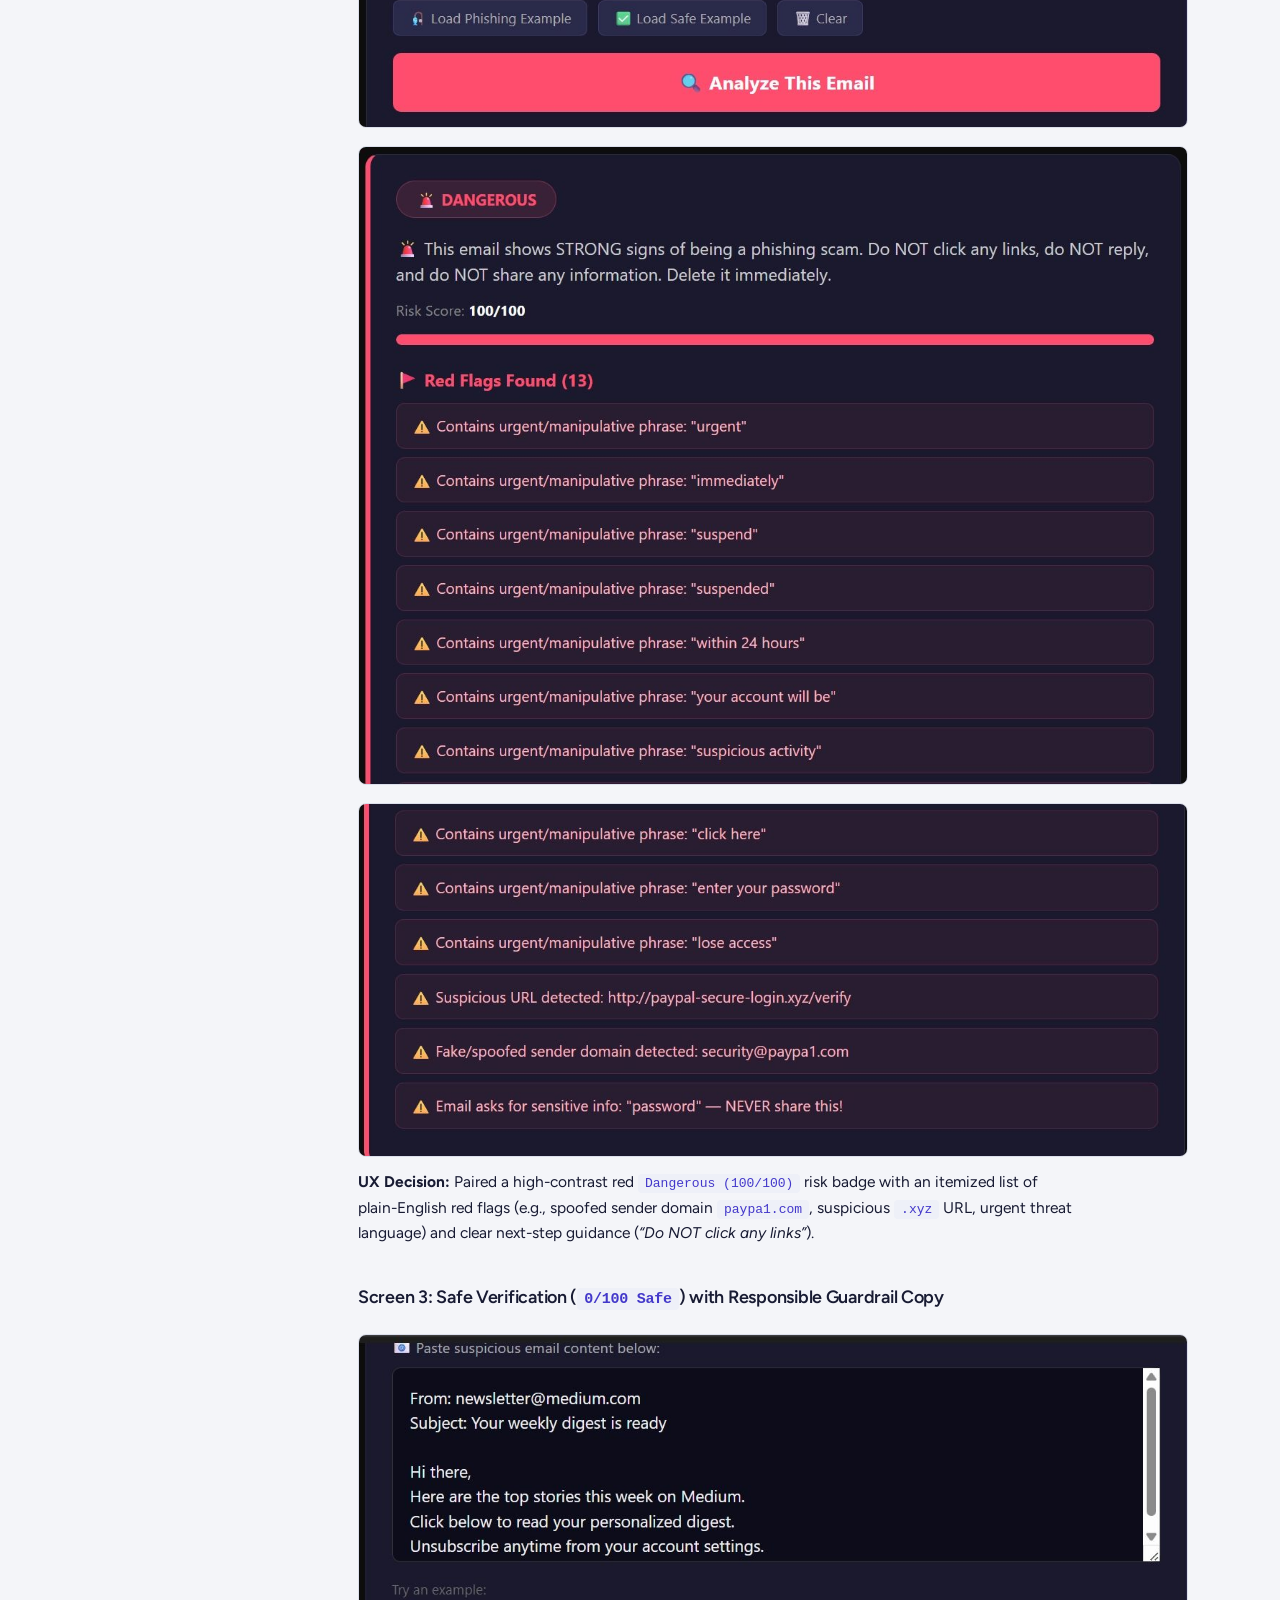
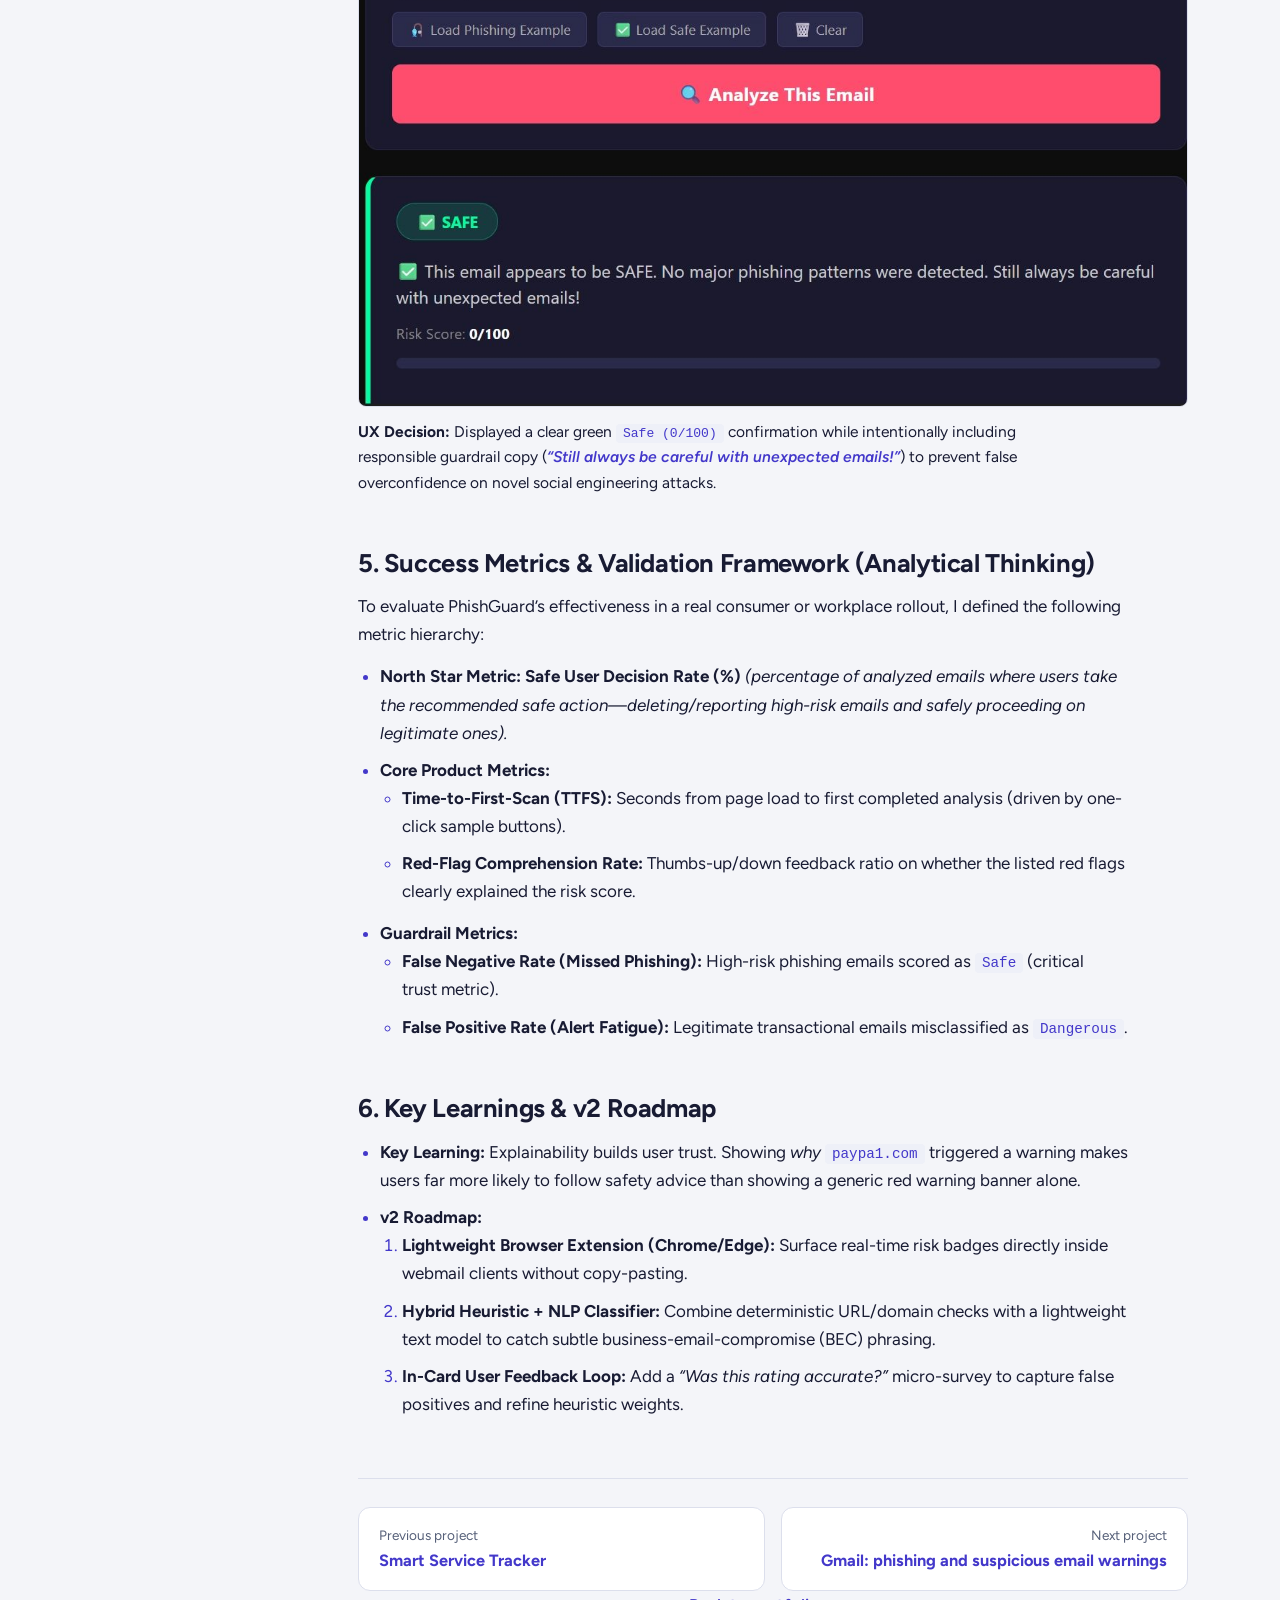
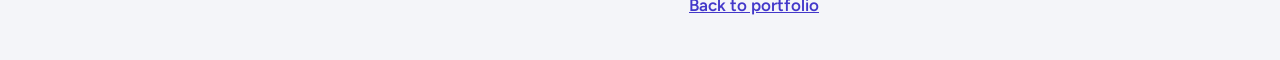
<file: phishguard.html>
<!DOCTYPE html>
<html lang="en">
<head>
<meta charset="utf-8">
<meta name="viewport" content="width=device-width, initial-scale=1, viewport-fit=cover">
<title>PhishGuard | Trust &amp; Safety PRD &amp; UX Flow | Preeti Patil</title>
<meta name="description" content="PhishGuard: Explainable Phishing Detection &amp; Risk Scoring Web App">
<meta property="og:type" content="website"><meta property="og:title" content="PhishGuard | Trust &amp; Safety PRD &amp; UX Flow | Preeti Patil"><meta property="og:description" content="PhishGuard: Explainable Phishing Detection &amp; Risk Scoring Web App"><meta property="og:url" content="https://preetipatil317.github.io/portfolio/phishguard.html"><meta property="og:image" content="https://preetipatil317.github.io/portfolio/images/sst-screen-1-intake.jpg">
<meta name="twitter:card" content="summary_large_image"><meta name="twitter:title" content="PhishGuard | Trust &amp; Safety PRD &amp; UX Flow | Preeti Patil"><meta name="twitter:description" content="PhishGuard: Explainable Phishing Detection &amp; Risk Scoring Web App"><meta name="twitter:image" content="https://preetipatil317.github.io/portfolio/images/sst-screen-1-intake.jpg">
<link rel="icon" href="favicon.svg" type="image/svg+xml">
<link rel="preconnect" href="https://fonts.googleapis.com"><link rel="preconnect" href="https://fonts.gstatic.com" crossorigin>
<link href="https://fonts.googleapis.com/css2?family=Figtree:wght@400;500;600;700;800&display=swap" rel="stylesheet">
<link rel="stylesheet" href="style.css">
</head>
<body>
<div id="progress"></div>
<div class="barwrap"><div class="w bar"><a class="name" href="index.html">Preeti Patil</a><nav class="nav" aria-label="Primary"><a href="index.html">Back to portfolio</a><button class="tbtn" type="button" aria-label="Switch light or dark theme">Theme</button></nav></div></div>
<main class="w">
<header class="hero"><div><h1>Trust &amp; Safety PRD &amp; UX Flow: PhishGuard — Phishing Email Detection System</h1><p class="sub">PhishGuard: Explainable Phishing Detection &amp; Risk Scoring Web App</p></div>
<div class="meta"><p><b>Role:</b> Solo Full-Stack Developer &amp; Product Builder (4-Month Remote Internship Deliverable)</p><p><b>Organization:</b> Edutainer (PAT Technologies Pvt. Ltd.) | Feb 2026 – May 2026</p><p><b>Tech Stack:</b> Python, Flask, RESTful API, React.js, TypeScript</p></div></header>
<div class="layout"><nav class="rail" aria-label="Sections"><a href="#s1">Problem &amp; User Empathy</a><a href="#s2">Persona &amp; User Stories</a><a href="#s3">Design &amp; Scoping Trade-Offs</a><a href="#s4">UX Flow &amp; Screens</a><a href="#s5">Success Metrics</a><a href="#s6">Learnings &amp; v2 Roadmap</a></nav><div class="content">

<section id="s1"><h2>1. Problem Statement &amp; User Empathy</h2>
<p>Everyday email users—especially students, elderly family members, and non-technical employees—struggle to tell legitimate urgent alerts apart from sophisticated phishing scams.</p>
<h3>Core User Pain Points</h3>
<ol>
<li><b>Binary “Black-Box” Warnings:</b> Traditional spam filters either block an email silently or show a generic warning banner without explaining <em>why</em> an email is risky, leaving users unsure whether to trust it.</li>
<li><b>Decision Paralysis Under Urgency:</b> Phishing attacks exploit artificial urgency (e.g., <em>“Account suspended in 24 hours”</em>), pressuring users into clicking malicious links before verifying the sender domain.</li>
<li><b>Lack of Safe Practice Tools:</b> Non-technical users rarely have a risk-free sandbox to test suspicious messages and learn how to spot common red flags.</li></ol></section>

<section id="s2"><h2>2. Target User Persona &amp; User Stories</h2>
<div class="persona"><h3>Persona: Non-Technical Everyday Email User (“Ananya, 28 — Operations Executive”)</h3>
<ul><li><b>Goal:</b> Quickly verify whether an unexpected email is safe before clicking a link or entering credentials, and understand <em>what</em> makes it suspicious in plain English.</li>
<li><b>User Stories:</b><ul>
<li><em>As a user,</em> I want to paste an email’s sender, subject, and body into one clean screen and get an instant risk score so I know whether to trust it.</li>
<li><em>As a user,</em> I want specific, plain-English red flags (such as spoofed domains or credential requests) highlighted so I understand the exact threat.</li>
<li><em>As a first-time visitor,</em> I want one-click sample emails so I can test how the tool works immediately without searching my inbox.</li></ul></li></ul></div></section>

<section id="s3"><h2>3. Product Design &amp; Scoping Trade-Offs (Execution Readiness)</h2>
<p>Building the entire stack solo over a 4-month remote internship required balancing detection clarity, latency, and maintainability:</p>
<div class="scroll" role="region" aria-label="Design trade-offs table" tabindex="0"><table><thead><tr><th>Design Choice</th><th>Option Chosen</th><th>Alternative Rejected</th><th>Product Rationale (Trade-Off)</th></tr></thead><tbody>
<tr><td>Detection Engine</td><td><b>Weighted Heuristic Scoring (</b><code>0-100</code><b>)</b></td><td>Black-box Deep Learning / LLM API</td><td>Heuristics run in milliseconds with zero external API cost and produce deterministic, human-readable explanations for every point added.</td></tr>
<tr><td>Risk Output</td><td><b>3 Color-Coded Tiers (</b><code>Safe</code>, <code>Suspicious</code>, <code>Dangerous</code><b>) + Score</b></td><td>Simple <code>Safe / Spam</code> binary toggle</td><td>Real-world emails fall into gray areas; a <code>Suspicious</code> middle tier warns users to verify out-of-band without causing alert fatigue on normal emails.</td></tr>
<tr><td>Authentication</td><td><b>Zero-Login Open Web App</b></td><td>User accounts &amp; inbox OAuth sync</td><td>Avoids privacy concerns around reading private inboxes while keeping testing friction near zero.</td></tr></tbody></table></div></section>

<section id="s4" class="screen"><h2>4. UX Flow &amp; Annotated Screens</h2>
<h3>Screen 1: Frictionless Input &amp; One-Click Sample Onboarding</h3>
<figure><img src="images/pg-screen-1-input.jpg" alt="PhishGuard empty input screen with sample buttons and Analyze This Email button" loading="lazy"><figcaption><em>UX Decision:</em> Placed dedicated <b>“Load Phishing Example”</b> and <b>“Load Safe Example”</b> buttons directly above the input fields so first-time users can test both detection extremes immediately without hunting for sample text.</figcaption></figure>
<h3>Screen 2: High-Risk Detection (<code>100/100 Dangerous</code>) &amp; Explainable Red Flags</h3>
<div class="figs"><figure><img src="images/pg-screen-2-phishing-input.jpg" alt="PhishGuard with a phishing email pasted in" loading="lazy"></figure><figure><img src="images/pg-screen-2-dangerous-flags.jpg" alt="Dangerous result with risk score 100 out of 100 and the first red flags" loading="lazy"></figure><figure><img src="images/pg-screen-2-remaining-flags.jpg" alt="Remaining red flags including suspicious URL and spoofed sender domain" loading="lazy"></figure></div>
<p class="fl"><b>UX Decision:</b> Paired a high-contrast red <code>Dangerous (100/100)</code> risk badge with an itemized list of plain-English red flags (e.g., spoofed sender domain <code>paypa1.com</code>, suspicious <code>.xyz</code> URL, urgent threat language) and clear next-step guidance (<em>“Do NOT click any links”</em>).</p>
<h3>Screen 3: Safe Verification (<code>0/100 Safe</code>) with Responsible Guardrail Copy</h3>
<figure><img src="images/pg-screen-3-safe-result.jpg" alt="Safe result with risk score 0 out of 100 for a Medium newsletter email" loading="lazy"><figcaption><b>UX Decision:</b> Displayed a clear green <code>Safe (0/100)</code> confirmation while intentionally including responsible guardrail copy (<em>“Still always be careful with unexpected emails!”</em>) to prevent false overconfidence on novel social engineering attacks.</figcaption></figure></section>

<section id="s5"><h2>5. Success Metrics &amp; Validation Framework (Analytical Thinking)</h2>
<p>To evaluate PhishGuard’s effectiveness in a real consumer or workplace rollout, I defined the following metric hierarchy:</p>
<ul><li><b>North Star Metric: Safe User Decision Rate (%)</b> <em>(percentage of analyzed emails where users take the recommended safe action—deleting/reporting high-risk emails and safely proceeding on legitimate ones).</em></li>
<li><b>Core Product Metrics:</b><ul><li><b>Time-to-First-Scan (TTFS):</b> Seconds from page load to first completed analysis (driven by one-click sample buttons).</li><li><b>Red-Flag Comprehension Rate:</b> Thumbs-up/down feedback ratio on whether the listed red flags clearly explained the risk score.</li></ul></li>
<li><b>Guardrail Metrics:</b><ul><li><b>False Negative Rate (Missed Phishing):</b> High-risk phishing emails scored as <code>Safe</code> (critical trust metric).</li><li><b>False Positive Rate (Alert Fatigue):</b> Legitimate transactional emails misclassified as <code>Dangerous</code>.</li></ul></li></ul></section>

<section id="s6"><h2>6. Key Learnings &amp; v2 Roadmap</h2>
<ul><li><b>Key Learning:</b> Explainability builds user trust. Showing <em>why</em> <code>paypa1.com</code> triggered a warning makes users far more likely to follow safety advice than showing a generic red warning banner alone.</li>
<li><b>v2 Roadmap:</b><ol><li><b>Lightweight Browser Extension (Chrome/Edge):</b> Surface real-time risk badges directly inside webmail clients without copy-pasting.</li><li><b>Hybrid Heuristic + NLP Classifier:</b> Combine deterministic URL/domain checks with a lightweight text model to catch subtle business-email-compromise (BEC) phrasing.</li><li><b>In-Card User Feedback Loop:</b> Add a <em>“Was this rating accurate?”</em> micro-survey to capture false positives and refine heuristic weights.</li></ol></li></ul></section>
<nav class="pager" aria-label="Project navigation"><a class="prev" href="smart-service-tracker.html"><small>Previous project</small><b>Smart Service Tracker</b></a><a class="next" href="gmail-teardown.html"><small>Next project</small><b>Gmail: phishing and suspicious email warnings</b></a></nav><p class="back"><a href="index.html">Back to portfolio</a></p></div></div></main>
<dialog id="lb" aria-label="Enlarged screenshot"><button type="button">Close</button><img alt=""></dialog>
<script src="site.js"></script>
</body></html>
</file>
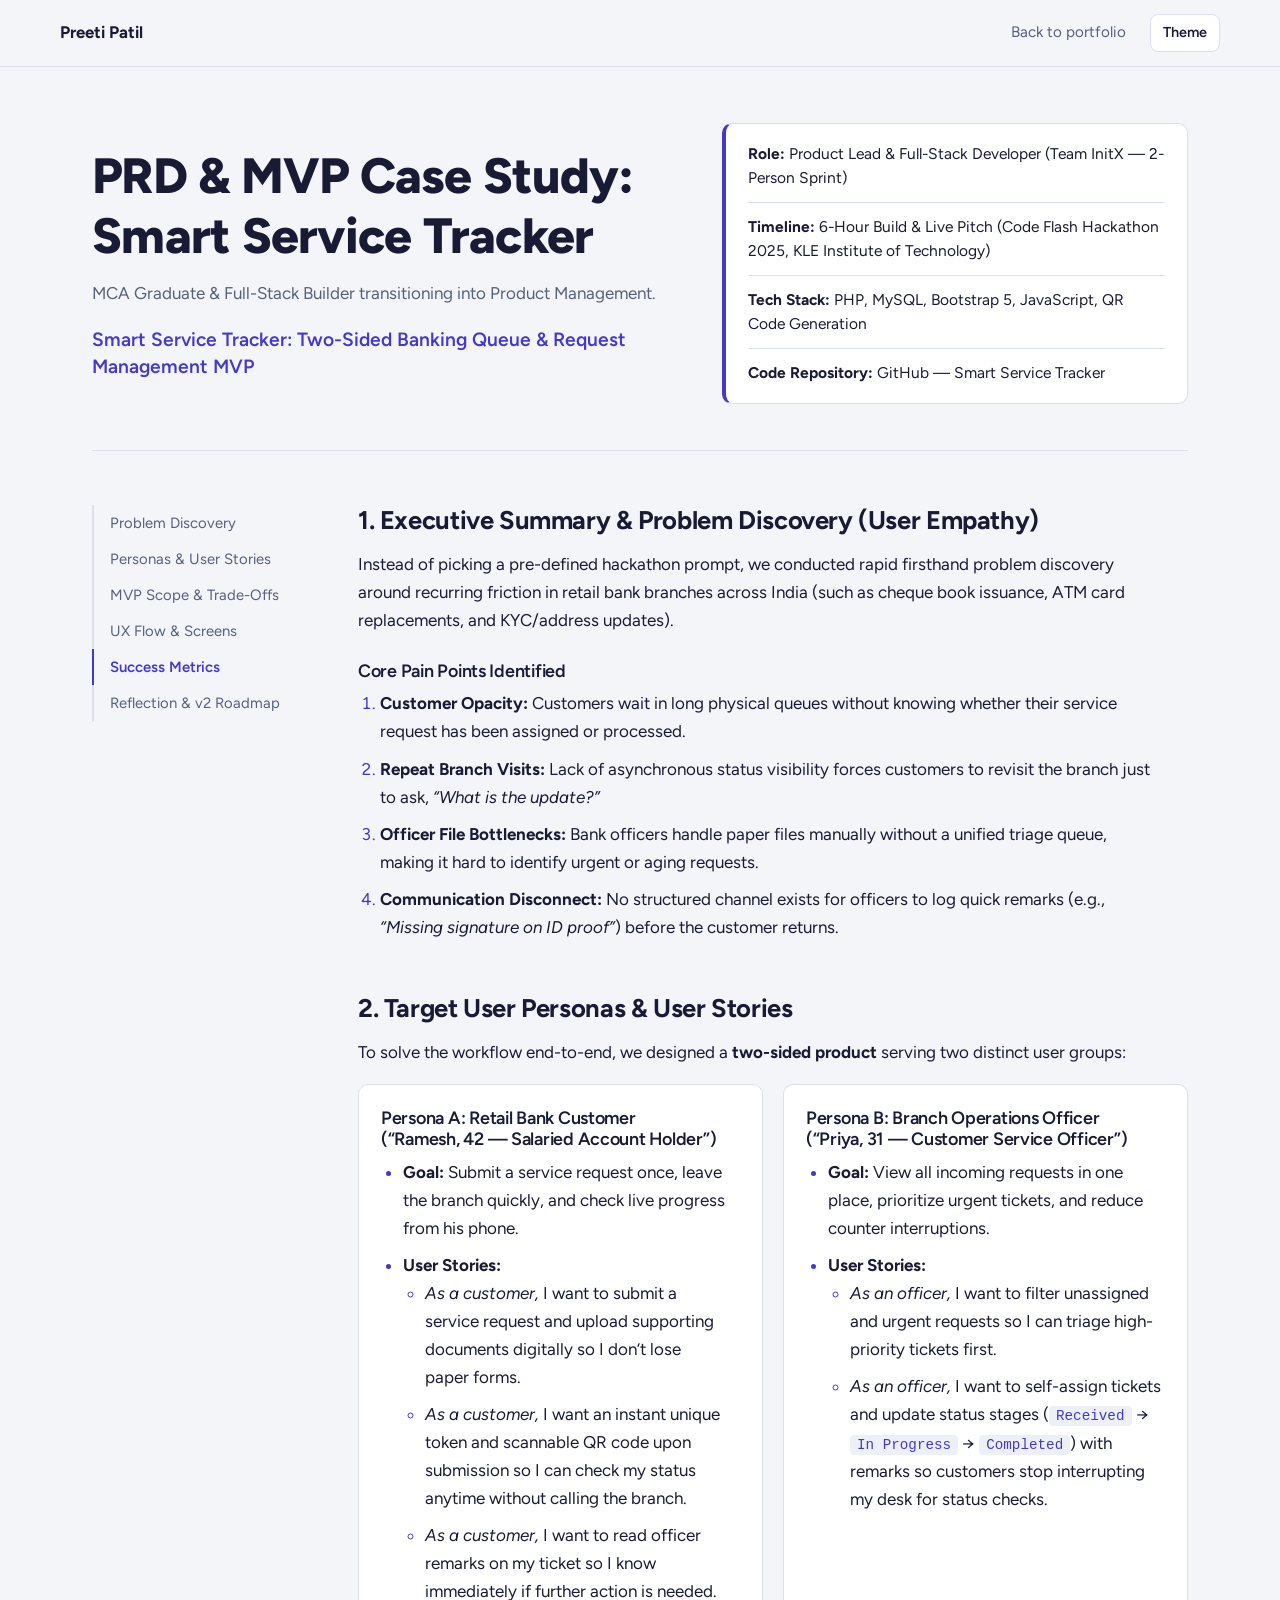
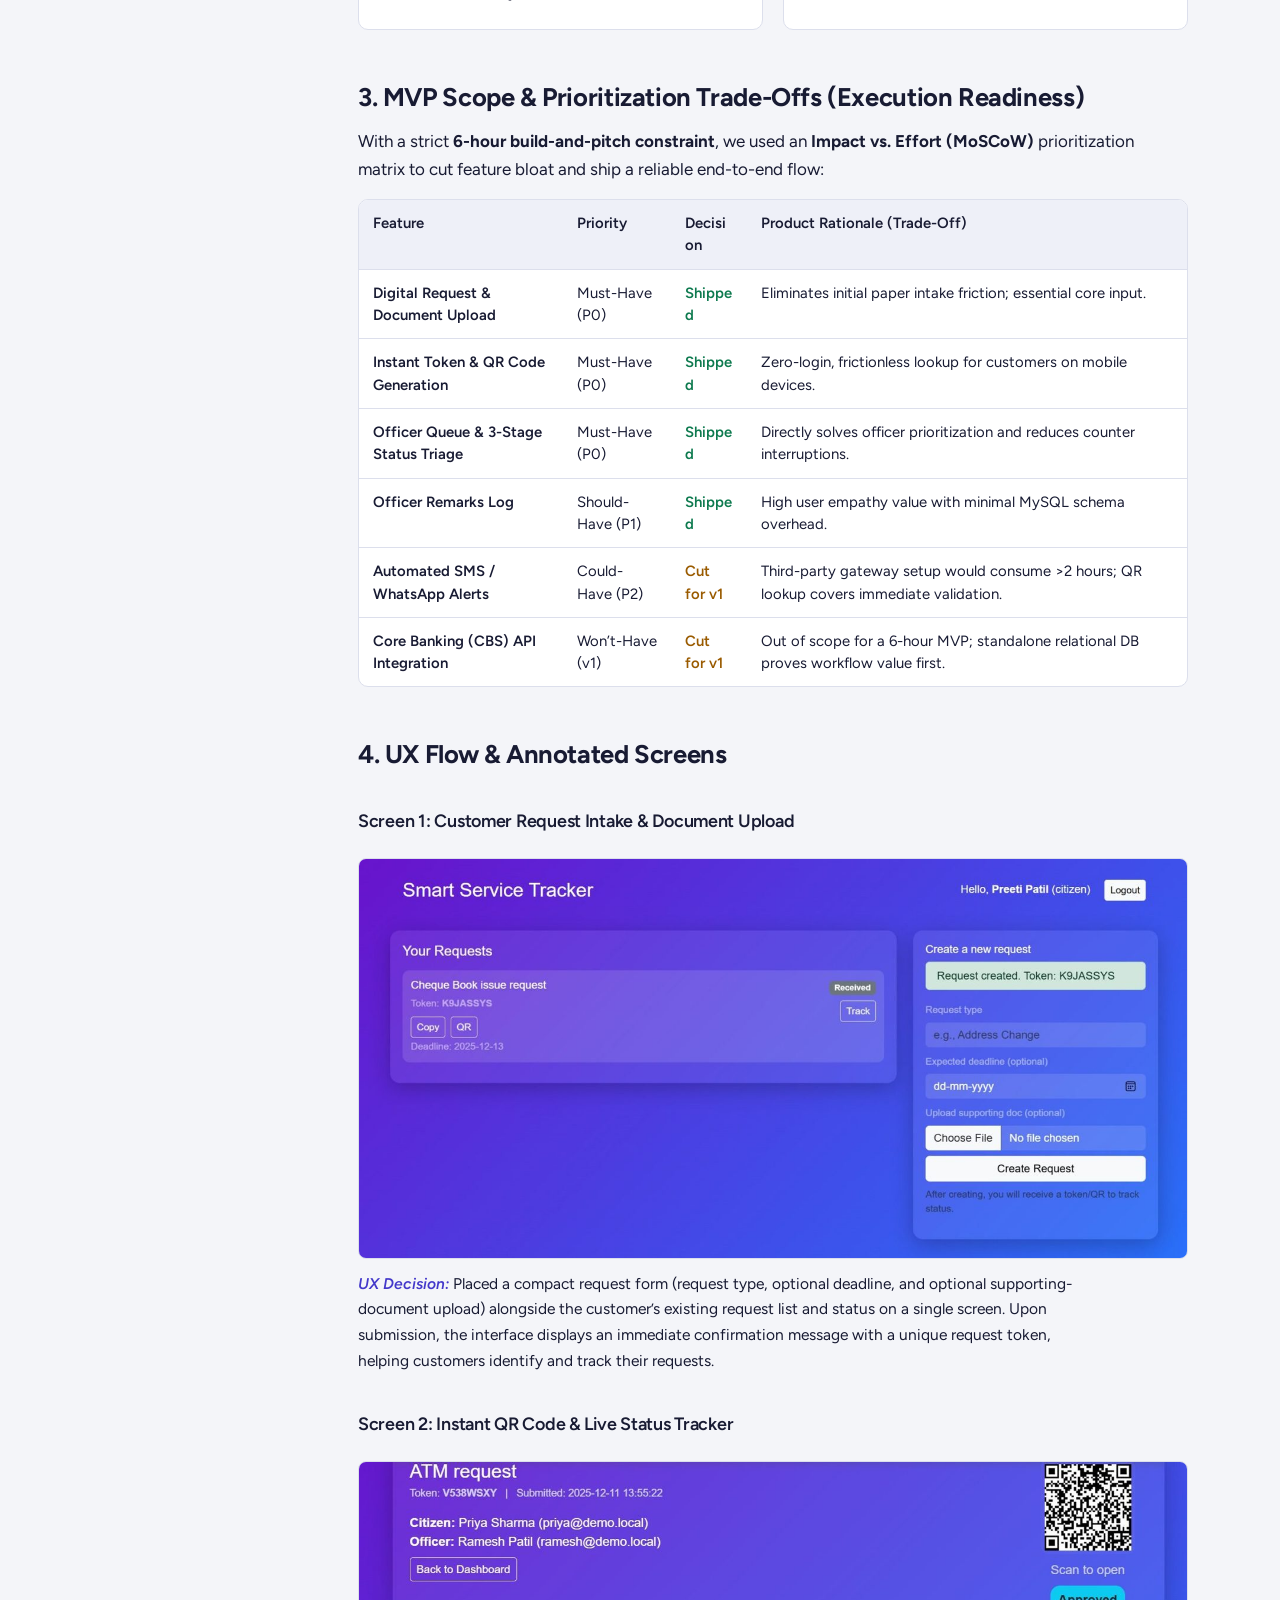
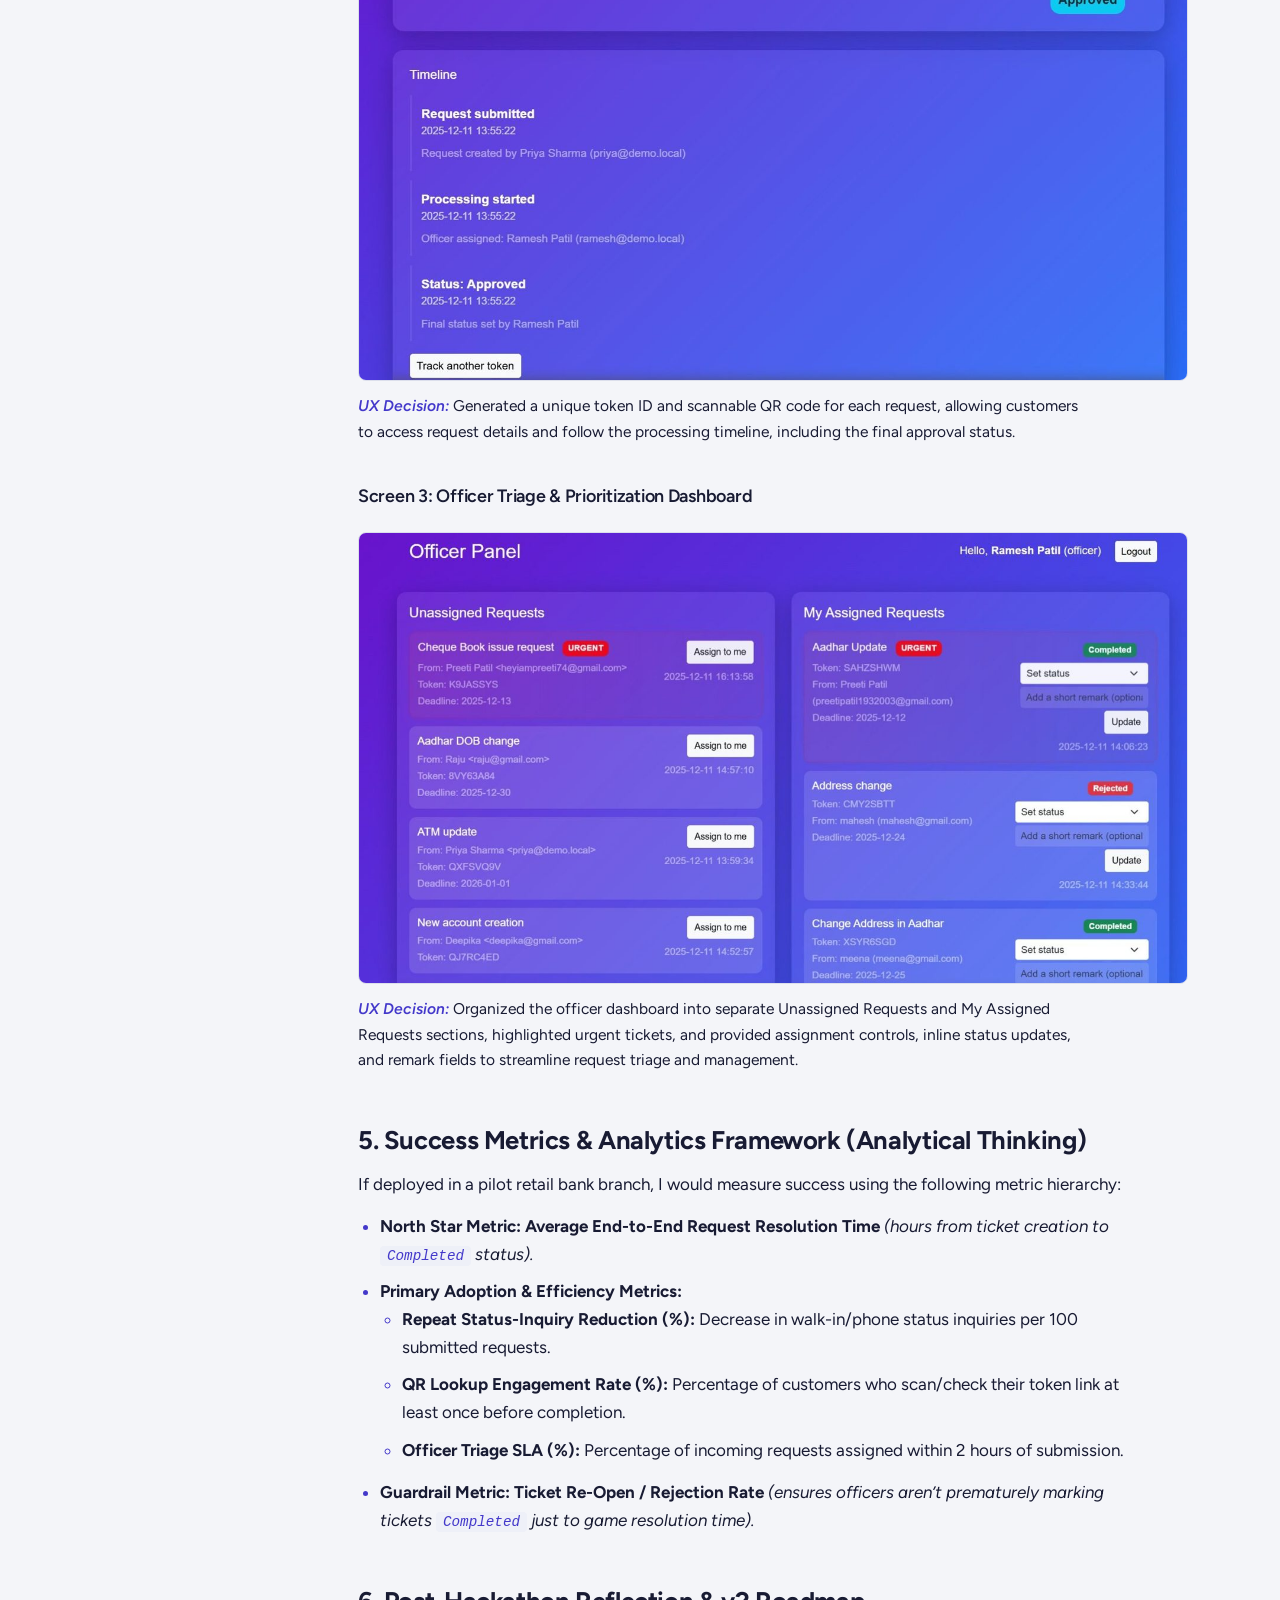
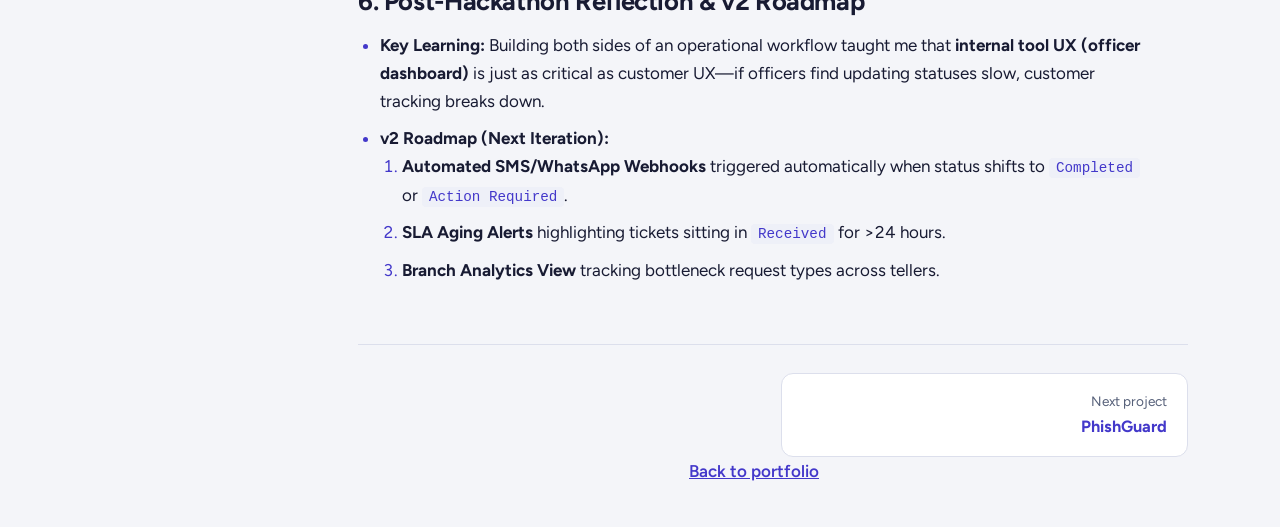
<file: smart-service-tracker.html>
<!DOCTYPE html>
<html lang="en">
<head>
<meta charset="utf-8">
<meta name="viewport" content="width=device-width, initial-scale=1, viewport-fit=cover">
<title>Smart Service Tracker | PRD &amp; MVP Case Study | Preeti Patil</title>
<meta name="description" content="Smart Service Tracker: Two-Sided Banking Queue &amp; Request Management MVP">
<meta property="og:type" content="website"><meta property="og:title" content="Smart Service Tracker | PRD &amp; MVP Case Study | Preeti Patil"><meta property="og:description" content="Smart Service Tracker: Two-Sided Banking Queue &amp; Request Management MVP"><meta property="og:url" content="https://preetipatil317.github.io/portfolio/smart-service-tracker.html"><meta property="og:image" content="https://preetipatil317.github.io/portfolio/images/sst-screen-1-intake.jpg">
<meta name="twitter:card" content="summary_large_image"><meta name="twitter:title" content="Smart Service Tracker | PRD &amp; MVP Case Study | Preeti Patil"><meta name="twitter:description" content="Smart Service Tracker: Two-Sided Banking Queue &amp; Request Management MVP"><meta name="twitter:image" content="https://preetipatil317.github.io/portfolio/images/sst-screen-1-intake.jpg">
<link rel="icon" href="favicon.svg" type="image/svg+xml">
<link rel="preconnect" href="https://fonts.googleapis.com"><link rel="preconnect" href="https://fonts.gstatic.com" crossorigin>
<link href="https://fonts.googleapis.com/css2?family=Figtree:wght@400;500;600;700;800&display=swap" rel="stylesheet">
<link rel="stylesheet" href="style.css">
</head>
<body>
<div id="progress"></div>
<div class="barwrap"><div class="w bar"><a class="name" href="index.html">Preeti Patil</a><nav class="nav" aria-label="Primary"><a href="index.html">Back to portfolio</a><button class="tbtn" type="button" aria-label="Switch light or dark theme">Theme</button></nav></div></div>
<main class="w">
<header class="hero"><div><h1>PRD &amp; MVP Case Study: Smart Service Tracker</h1><p class="byline">MCA Graduate &amp; Full-Stack Builder transitioning into Product Management.</p><p class="sub">Smart Service Tracker: Two-Sided Banking Queue &amp; Request Management MVP</p></div><div class="meta">
    <p><b>Role:</b> Product Lead &amp; Full-Stack Developer (Team InitX — 2-Person Sprint)</p>
    <p><b>Timeline:</b> 6-Hour Build &amp; Live Pitch (Code Flash Hackathon 2025, KLE Institute of Technology)</p>
    <p><b>Tech Stack:</b> PHP, MySQL, Bootstrap 5, JavaScript, QR Code Generation</p>
    <p><b>Code Repository:</b> <span class="gh">GitHub — Smart Service Tracker</span></p>
  </div></header>
<div class="layout"><nav class="rail" aria-label="Sections">
<a href="#s1">Problem Discovery</a><a href="#s2">Personas &amp; User Stories</a><a href="#s3">MVP Scope &amp; Trade-Offs</a><a href="#s4">UX Flow &amp; Screens</a><a href="#s5">Success Metrics</a><a href="#s6">Reflection &amp; v2 Roadmap</a></nav><div class="content">

  <section id="s1">
    <h2>1. Executive Summary &amp; Problem Discovery (User Empathy)</h2>
    <p>Instead of picking a pre-defined hackathon prompt, we conducted rapid firsthand problem discovery around recurring friction in retail bank branches across India (such as cheque book issuance, ATM card replacements, and KYC/address updates).</p>
    <h3>Core Pain Points Identified</h3>
    <ol>
      <li><b>Customer Opacity:</b> Customers wait in long physical queues without knowing whether their service request has been assigned or processed.</li>
      <li><b>Repeat Branch Visits:</b> Lack of asynchronous status visibility forces customers to revisit the branch just to ask, <em>“What is the update?”</em></li>
      <li><b>Officer File Bottlenecks:</b> Bank officers handle paper files manually without a unified triage queue, making it hard to identify urgent or aging requests.</li>
      <li><b>Communication Disconnect:</b> No structured channel exists for officers to log quick remarks (e.g., <em>“Missing signature on ID proof”</em>) before the customer returns.</li>
    </ol>
  </section>

  <section id="s2">
    <h2>2. Target User Personas &amp; User Stories</h2>
    <p>To solve the workflow end-to-end, we designed a <b>two-sided product</b> serving two distinct user groups:</p>
    <div class="personas"><div class="persona">
      <h3>Persona A: Retail Bank Customer (“Ramesh, 42 — Salaried Account Holder”)</h3>
      <ul>
        <li><b>Goal:</b> Submit a service request once, leave the branch quickly, and check live progress from his phone.</li>
        <li><b>User Stories:</b>
          <ul>
            <li><em>As a customer,</em> I want to submit a service request and upload supporting documents digitally so I don’t lose paper forms.</li>
            <li><em>As a customer,</em> I want an instant unique token and scannable QR code upon submission so I can check my status anytime without calling the branch.</li>
            <li><em>As a customer,</em> I want to read officer remarks on my ticket so I know immediately if further action is needed.</li>
          </ul>
        </li>
      </ul>
    </div>
    <div class="persona">
      <h3>Persona B: Branch Operations Officer (“Priya, 31 — Customer Service Officer”)</h3>
      <ul>
        <li><b>Goal:</b> View all incoming requests in one place, prioritize urgent tickets, and reduce counter interruptions.</li>
        <li><b>User Stories:</b>
          <ul>
            <li><em>As an officer,</em> I want to filter unassigned and urgent requests so I can triage high-priority tickets first.</li>
            <li><em>As an officer,</em> I want to self-assign tickets and update status stages (<code>Received</code> → <code>In Progress</code> → <code>Completed</code>) with remarks so customers stop interrupting my desk for status checks.</li>
          </ul>
        </li>
      </ul>
    </div></div>
  </section>

  <section id="s3">
    <h2>3. MVP Scope &amp; Prioritization Trade-Offs (Execution Readiness)</h2>
    <p>With a strict <b>6-hour build-and-pitch constraint</b>, we used an <b>Impact vs. Effort (MoSCoW)</b> prioritization matrix to cut feature bloat and ship a reliable end-to-end flow:</p>
    <div class="scroll" role="region" aria-label="MVP scope table" tabindex="0">
      <table>
        <thead><tr><th>Feature</th><th>Priority</th><th>Decision</th><th>Product Rationale (Trade-Off)</th></tr></thead>
        <tbody>
          <tr><td>Digital Request &amp; Document Upload</td><td>Must-Have (P0)</td><td class="shipped">Shipped</td><td>Eliminates initial paper intake friction; essential core input.</td></tr>
          <tr><td>Instant Token &amp; QR Code Generation</td><td>Must-Have (P0)</td><td class="shipped">Shipped</td><td>Zero-login, frictionless lookup for customers on mobile devices.</td></tr>
          <tr><td>Officer Queue &amp; 3-Stage Status Triage</td><td>Must-Have (P0)</td><td class="shipped">Shipped</td><td>Directly solves officer prioritization and reduces counter interruptions.</td></tr>
          <tr><td>Officer Remarks Log</td><td>Should-Have (P1)</td><td class="shipped">Shipped</td><td>High user empathy value with minimal MySQL schema overhead.</td></tr>
          <tr><td>Automated SMS / WhatsApp Alerts</td><td>Could-Have (P2)</td><td class="cut">Cut for v1</td><td>Third-party gateway setup would consume &gt;2 hours; QR lookup covers immediate validation.</td></tr>
          <tr><td>Core Banking (CBS) API Integration</td><td>Won’t-Have (v1)</td><td class="cut">Cut for v1</td><td>Out of scope for a 6-hour MVP; standalone relational DB proves workflow value first.</td></tr>
        </tbody>
      </table>
    </div>
  </section>

  <section id="s4" class="screen">
    <h2>4. UX Flow &amp; Annotated Screens</h2>

    <h3>Screen 1: Customer Request Intake &amp; Document Upload</h3>
    <figure>
      <img src="images/sst-screen-1-intake.jpg" alt="Smart Service Tracker customer dashboard showing the request list and the create new request form" loading="lazy">
      <figcaption><em>UX Decision:</em> Placed a compact request form (request type, optional deadline, and optional supporting-document upload) alongside the customer’s existing request list and status on a single screen. Upon submission, the interface displays an immediate confirmation message with a unique request token, helping customers identify and track their requests.</figcaption>
    </figure>

    <h3>Screen 2: Instant QR Code &amp; Live Status Tracker</h3>
    <figure>
      <img src="images/sst-screen-2-qr-tracker.jpg" alt="Request detail screen with QR code, Approved status badge and a timeline of the request" loading="lazy">
      <figcaption><em>UX Decision:</em> Generated a unique token ID and scannable QR code for each request, allowing customers to access request details and follow the processing timeline, including the final approval status.</figcaption>
    </figure>

    <h3>Screen 3: Officer Triage &amp; Prioritization Dashboard</h3>
    <figure>
      <img src="images/sst-screen-3-officer-dashboard.jpg" alt="Officer Panel with unassigned requests on the left and the officer’s assigned requests on the right" loading="lazy">
      <figcaption><em>UX Decision:</em> Organized the officer dashboard into separate Unassigned Requests and My Assigned Requests sections, highlighted urgent tickets, and provided assignment controls, inline status updates, and remark fields to streamline request triage and management.</figcaption>
    </figure>
  </section>

  <section id="s5">
    <h2>5. Success Metrics &amp; Analytics Framework (Analytical Thinking)</h2>
    <p>If deployed in a pilot retail bank branch, I would measure success using the following metric hierarchy:</p>
    <ul>
      <li><b>North Star Metric: Average End-to-End Request Resolution Time</b> <em>(hours from ticket creation to <code>Completed</code> status).</em></li>
      <li><b>Primary Adoption &amp; Efficiency Metrics:</b>
        <ul>
          <li><b>Repeat Status-Inquiry Reduction (%):</b> Decrease in walk-in/phone status inquiries per 100 submitted requests.</li>
          <li><b>QR Lookup Engagement Rate (%):</b> Percentage of customers who scan/check their token link at least once before completion.</li>
          <li><b>Officer Triage SLA (%):</b> Percentage of incoming requests assigned within 2 hours of submission.</li>
        </ul>
      </li>
      <li><b>Guardrail Metric: Ticket Re-Open / Rejection Rate</b> <em>(ensures officers aren’t prematurely marking tickets <code>Completed</code> just to game resolution time).</em></li>
    </ul>
  </section>

  <section id="s6">
    <h2>6. Post-Hackathon Reflection &amp; v2 Roadmap</h2>
    <ul>
      <li><b>Key Learning:</b> Building both sides of an operational workflow taught me that <b>internal tool UX (officer dashboard)</b> is just as critical as customer UX—if officers find updating statuses slow, customer tracking breaks down.</li>
      <li><b>v2 Roadmap (Next Iteration):</b>
        <ol>
          <li><b>Automated SMS/WhatsApp Webhooks</b> triggered automatically when status shifts to <code>Completed</code> or <code>Action Required</code>.</li>
          <li><b>SLA Aging Alerts</b> highlighting tickets sitting in <code>Received</code> for &gt;24 hours.</li>
          <li><b>Branch Analytics View</b> tracking bottleneck request types across tellers.</li>
        </ol>
      </li>
    </ul>
  </section>
<nav class="pager" aria-label="Project navigation"><a class="next" href="phishguard.html"><small>Next project</small><b>PhishGuard</b></a></nav><p class="back"><a href="index.html">Back to portfolio</a></p></div></div></main>
<dialog id="lb" aria-label="Enlarged screenshot"><button type="button">Close</button><img alt=""></dialog>
<script src="site.js"></script>
</body></html>
</file>
<file: style.css>
:root {
  --bg: #F4F5F9;
  --surface: #FFFFFF;
  --ink: #181B33;
  --muted: #566079;
  --line: #DCDFEC;
  --accent: #4338CA;
  --accent-ink: #FFFFFF;
  --chip: #EEF0F8;
  --ship: #0E7A4F;
  --cut: #9A5B00;
  --bar: rgba(244, 245, 249, .9);
  color-scheme: light;
}

@media (prefers-color-scheme: dark) {
  :root:not([data-theme="light"]) {
    --bg: #11121B;
    --surface: #1A1C2A;
    --ink: #ECEDF6;
    --muted: #A3A9C2;
    --line: #2D3045;
    --accent: #A5A0FF;
    --accent-ink: #14152A;
    --chip: #252738;
    --ship: #5BD6A0;
    --cut: #F0B25A;
    --bar: rgba(17, 18, 27, .9);
    color-scheme: dark;
  }
}

:root[data-theme="dark"] {
  --bg: #11121B;
  --surface: #1A1C2A;
  --ink: #ECEDF6;
  --muted: #A3A9C2;
  --line: #2D3045;
  --accent: #A5A0FF;
  --accent-ink: #14152A;
  --chip: #252738;
  --ship: #5BD6A0;
  --cut: #F0B25A;
  --bar: rgba(17, 18, 27, .9);
  color-scheme: dark;
}

*, *::before, *::after {
  box-sizing: border-box;
}

html {
  scroll-behavior: smooth;
  scroll-padding-top: 90px;
}

body {
  margin: 0;
  background: var(--bg);
  color: var(--ink);
  font-family: "Figtree", "Segoe UI", system-ui, -apple-system, Arial, sans-serif;
  font-size: 17px;
  line-height: 1.65;
  text-align: left;
  overflow-wrap: anywhere;
}

a {
  color: inherit;
}

:focus-visible {
  outline: 3px solid var(--accent);
  outline-offset: 3px;
  border-radius: 6px;
}

h1, h2, h3, h4 {
  text-wrap: balance;
  line-height: 1.2;
  letter-spacing: -.015em;
  margin: 0;
}

p, li, figcaption {
  text-wrap: pretty;
}

code {
  font-family: ui-monospace, SFMono-Regular, Menlo, Consolas, monospace;
  font-size: .84em;
  background: var(--chip);
  padding: 2px 7px;
  border-radius: 4px;
  color: var(--accent);
}

.w {
  max-width: 1160px;
  margin: 0 auto;
  padding: 0 32px;
}

#progress {
  position: fixed;
  top: 0;
  left: 0;
  height: 3px;
  width: 0;
  background: var(--accent);
  z-index: 60;
}

.barwrap {
  position: sticky;
  top: 0;
  z-index: 40;
  background: var(--bar);
  backdrop-filter: blur(10px);
  -webkit-backdrop-filter: blur(10px);
  border-bottom: 1px solid var(--line);
}

.bar {
  display: flex;
  align-items: center;
  justify-content: space-between;
  gap: 16px;
  padding: 14px 0;
  position: relative;
}

.bar .name {
  font-weight: 700;
  font-size: 1.05rem;
  text-decoration: none;
  white-space: nowrap;
}

.nav {
  display: flex;
  align-items: center;
  gap: 24px;
  font-size: .95rem;
}

.nav a {
  text-decoration: none;
  color: var(--muted);
  transition: color .15s ease;
}

.nav a:hover {
  color: var(--ink);
}

.tbtn, .menu-btn {
  font: inherit;
  font-size: .9rem;
  font-weight: 600;
  color: var(--ink);
  background: var(--surface);
  border: 1.5px solid var(--line);
  border-radius: 8px;
  padding: 6px 12px;
  cursor: pointer;
  transition: border-color .15s ease, background-color .15s ease;
}

.tbtn:hover, .menu-btn:hover {
  border-color: var(--accent);
}

.menu-btn {
  display: none;
}

/* Hero */
.hero {
  display: grid;
  grid-template-columns: minmax(0, 1.25fr) minmax(0, 1fr);
  gap: 48px;
  align-items: center;
  padding: 56px 0 46px;
  border-bottom: 1px solid var(--line);
}

.hero h1 {
  font-size: clamp(2rem, 4.6vw, 3.1rem);
  font-weight: 800;
  margin-bottom: 14px;
}

.sub {
  font-size: 1.2rem;
  font-weight: 600;
  line-height: 1.4;
  margin: 0;
  color: var(--accent);
}

.byline {
  color: var(--muted);
  margin: 8px 0 20px;
}

.meta {
  background: var(--surface);
  border: 1px solid var(--line);
  border-left: 4px solid var(--accent);
  border-radius: 10px;
  padding: 6px 22px;
}

.meta p {
  margin: 0;
  padding: 12px 0;
  border-bottom: 1px solid var(--line);
  font-size: .97rem;
  line-height: 1.55;
}

.meta p:last-child {
  border-bottom: 0;
}

.hero.home {
  grid-template-columns: minmax(0, 1.4fr) minmax(0, 1fr);
  align-items: start;
  padding: 60px 0 56px;
}

.hero.home h1 {
  font-size: clamp(3rem, 7.5vw, 5.75rem);
  line-height: .98;
  letter-spacing: -.035em;
  margin-bottom: 20px;
}

.role {
  font-size: 1.22rem;
  font-weight: 600;
  color: var(--accent);
  margin: 0 0 14px;
}

.vp {
  font-size: 1.18rem;
  line-height: 1.58;
  max-width: 36ch;
  margin: 0 0 24px;
}

.contact {
  display: flex;
  flex-wrap: wrap;
  gap: 10px;
}

.btn {
  display: inline-flex;
  align-items: center;
  justify-content: center;
  padding: 11px 18px;
  border-radius: 8px;
  font-weight: 600;
  font-size: .95rem;
  text-decoration: none;
  border: 1.5px solid var(--line);
  background: var(--surface);
  transition: transform .15s ease, border-color .15s ease;
}

.btn.main {
  background: var(--accent);
  border-color: var(--accent);
  color: var(--accent-ink);
}

.btn:hover {
  transform: translateY(-1px);
  border-color: var(--accent);
}

.loc {
  margin: 16px 0 0;
  color: var(--muted);
  font-size: .95rem;
}

.pills {
  display: grid;
  gap: 14px;
  margin: 0;
  padding: 0;
  list-style: none;
}

.pill {
  background: var(--surface);
  border: 1px solid var(--line);
  border-radius: 12px;
  padding: 18px 20px;
  font-size: .97rem;
  line-height: 1.5;
}

.pill b {
  display: block;
  font-size: 1.03rem;
  margin-bottom: 4px;
}

.pill span {
  color: var(--muted);
}

/* Home Sections */
section.blk {
  padding: 58px 0;
  border-top: 1px solid var(--line);
}

.home-wrap > section.blk:first-of-type {
  border-top: 0;
}

section.blk h2 {
  font-size: clamp(1.7rem, 3.4vw, 2.3rem);
  font-weight: 700;
  margin-bottom: 10px;
}

.lede {
  color: var(--muted);
  margin: 0 0 28px;
  max-width: 64ch;
}

.lead-link {
  display: inline-block;
  font-weight: 600;
  color: var(--accent);
  margin: -8px 0 24px;
}

.grid {
  display: grid;
  grid-template-columns: repeat(3, minmax(0, 1fr));
  gap: 22px;
}

.card {
  display: flex;
  flex-direction: column;
  background: var(--surface);
  border: 1px solid var(--line);
  border-radius: 14px;
  padding: 20px;
  text-decoration: none;
  transition: border-color .2s ease, transform .2s ease;
}

.card:hover {
  border-color: var(--accent);
  transform: translateY(-3px);
}

.thumb {
  aspect-ratio: 16/10;
  background: var(--bg);
  border: 1px solid var(--line);
  border-radius: 10px;
  overflow: hidden;
  display: flex;
  align-items: center;
  justify-content: center;
  padding: 6px;
  margin-bottom: 16px;
}

.thumb img {
  width: 100%;
  height: 100%;
  object-fit: contain;
  object-position: center;
  border-radius: 6px;
  display: block;
}

.thumb.type {
  flex-direction: column;
  align-items: flex-start;
  justify-content: flex-end;
  gap: 10px;
  padding: 20px;
  background: var(--accent);
  color: var(--accent-ink);
  border-color: var(--accent);
}

.thumb.type b {
  font-size: 2.3rem;
  line-height: 1;
  font-weight: 800;
  letter-spacing: -.03em;
}

.thumb.type .chip {
  background: rgba(255, 255, 255, .18);
  color: inherit;
}

.tags {
  display: flex;
  flex-wrap: wrap;
  gap: 8px;
  margin: 0 0 12px;
}

.chip {
  background: var(--chip);
  border-radius: 999px;
  padding: 4px 12px;
  font-size: .82rem;
  font-weight: 500;
  color: var(--muted);
}

.card h3 {
  font-size: 1.25rem;
  margin: 0 0 10px;
}

.card p {
  margin: 0 0 12px;
  font-size: .95rem;
  line-height: 1.6;
}

.k {
  font-weight: 700;
}

.card .meta2 {
  color: var(--muted);
  font-size: .88rem;
  margin-top: auto;
  padding-top: 8px;
}

.go {
  font-weight: 600;
  color: var(--accent);
  margin-top: 10px;
  border-top: 1px solid var(--line);
  padding-top: 14px;
  display: block;
}

.card:hover .go {
  text-decoration: underline;
}

.lead > div {
  display: grid;
  grid-template-columns: 240px minmax(0, 1fr);
  gap: 32px;
  padding: 22px 0;
  border-bottom: 1px solid var(--line);
}

.lead > div:last-child {
  border-bottom: 0;
}

.lead h3 {
  font-size: 1.1rem;
  line-height: 1.35;
}

.lead small {
  display: block;
  color: var(--muted);
  font-size: .88rem;
  font-weight: 500;
  margin-top: 4px;
}

.lead p {
  margin: 0;
  max-width: 68ch;
}

.three {
  display: grid;
  grid-template-columns: repeat(3, minmax(0, 1fr));
  gap: 22px;
  margin-top: 24px;
}

.three div {
  border-left: 3px solid var(--accent);
  padding: 4px 0 4px 20px;
}

.three h3 {
  font-size: 1.12rem;
  margin-bottom: 8px;
}

.three p {
  margin: 0;
  font-size: .97rem;
}

.foot {
  display: grid;
  grid-template-columns: repeat(2, minmax(0, 1fr));
  gap: 48px;
}

.foot h3 {
  font-size: 1.12rem;
  margin: 0 0 14px;
}

.sg {
  margin: 0 0 20px;
}

.sg h4 {
  margin: 0 0 8px;
  font-size: .82rem;
  font-weight: 600;
  color: var(--muted);
  letter-spacing: .02em;
}

.chips {
  display: flex;
  flex-wrap: wrap;
  gap: 8px;
}

.chips .chip {
  background: var(--surface);
  border: 1px solid var(--line);
  color: var(--ink);
}

.foot ul {
  margin: 0 0 28px;
  padding-left: 20px;
}

.foot li {
  margin-bottom: 10px;
  font-size: .97rem;
}

.end {
  padding: 32px 0 56px;
  border-top: 1px solid var(--line);
  color: var(--muted);
  font-size: .92rem;
  display: flex;
  flex-wrap: wrap;
  gap: 8px 24px;
  justify-content: space-between;
}

/* Case Study Pages */
.layout {
  display: grid;
  grid-template-columns: 210px minmax(0, 1fr);
  gap: 56px;
  margin-top: 20px;
}

.rail {
  position: sticky;
  top: 92px;
  align-self: start;
  padding-top: 34px;
  font-size: .93rem;
}

.rail a {
  display: block;
  color: var(--muted);
  text-decoration: none;
  padding: 8px 0 8px 16px;
  border-left: 2px solid var(--line);
  line-height: 1.35;
}

.rail a:hover {
  color: var(--ink);
}

.rail a.on {
  color: var(--accent);
  border-left-color: var(--accent);
  font-weight: 600;
}

.content {
  max-width: 860px;
  padding-bottom: 30px;
  min-width: 0;
}

.content section {
  margin-top: 52px;
}

.content section:first-child {
  margin-top: 34px;
}

.content h2 {
  font-size: 1.6rem;
  font-weight: 700;
  margin-bottom: 14px;
}

.content h3 {
  font-size: 1.12rem;
  margin: 26px 0 8px;
  font-weight: 600;
}

.content p {
  margin: 0 0 14px;
  max-width: 72ch;
}

.content ol, .content ul {
  padding-left: 22px;
  margin: 0 0 14px;
  max-width: 72ch;
}

.content li {
  margin-bottom: 9px;
}

.content li::marker {
  color: var(--accent);
}

.content ul.fr {
  margin: 6px 0 0;
  padding-left: 20px;
}

.persona {
  background: var(--surface);
  border: 1px solid var(--line);
  border-radius: 10px;
  padding: 4px 22px 10px;
  margin: 18px 0;
}

.personas {
  display: grid;
  grid-template-columns: repeat(2, minmax(0, 1fr));
  gap: 20px;
  margin: 18px 0;
}

.personas .persona {
  margin: 0;
}

.persona h3 {
  margin-top: 18px;
}

.scroll {
  overflow-x: auto;
  -webkit-overflow-scrolling: touch;
  border: 1px solid var(--line);
  border-radius: 10px;
  background: var(--surface);
  margin: 16px 0;
  max-width: 100%;
}

table {
  border-collapse: collapse;
  width: 100%;
  min-width: 640px;
  font-size: .93rem;
  line-height: 1.5;
}

th, td {
  text-align: left;
  padding: 12px 14px;
  border-bottom: 1px solid var(--line);
  vertical-align: top;
}

th {
  font-weight: 600;
  background: var(--chip);
}

tr:last-child td {
  border-bottom: 0;
}

td:first-child {
  font-weight: 600;
}

.shipped {
  color: var(--ship);
  font-weight: 600;
}

.cut {
  color: var(--cut);
  font-weight: 600;
}

figure {
  margin: 26px 0 8px;
}

figure img {
  width: 100%;
  height: auto;
  display: block;
  border-radius: 8px;
  border: 1px solid var(--line);
  cursor: zoom-in;
}

figcaption {
  font-size: .97rem;
  margin-top: 12px;
  max-width: 72ch;
}

figcaption em {
  color: var(--accent);
  font-weight: 600;
}

.figs {
  display: grid;
  gap: 18px;
}

.figs figure {
  margin: 0;
}

.fl {
  font-size: .97rem;
  margin: 12px 0 0 !important;
}

.screen h3 {
  margin-top: 40px;
}

figure.photo {
  display: grid;
  grid-template-columns: minmax(0, 340px) minmax(0, 1fr);
  gap: 32px;
  align-items: center;
  margin: 30px 0 8px;
}

figure.photo figcaption {
  margin: 0;
  font-size: 1.05rem;
  line-height: 1.6;
}

.pager {
  display: grid;
  grid-template-columns: repeat(2, minmax(0, 1fr));
  gap: 16px;
  margin-top: 60px;
  padding-top: 28px;
  border-top: 1px solid var(--line);
}

.pager a {
  display: block;
  text-decoration: none;
  background: var(--surface);
  border: 1px solid var(--line);
  border-radius: 12px;
  padding: 16px 20px;
  transition: border-color .2s ease;
}

.pager a:hover {
  border-color: var(--accent);
}

.pager small {
  display: block;
  color: var(--muted);
  font-size: .85rem;
}

.pager b {
  font-size: 1.02rem;
  color: var(--accent);
}

.pager .next {
  text-align: right;
  grid-column: 2;
}

.pager .prev {
  grid-column: 1;
}

.back {
  margin-top: 18px;
  text-align: center;
}

.back a {
  color: var(--accent);
  font-weight: 600;
}

/* Lightbox */
dialog#lb {
  border: 0;
  padding: 0;
  background: transparent;
  max-width: 96vw;
  max-height: 94vh;
  overflow: visible;
}

dialog#lb::backdrop {
  background: rgba(8, 9, 16, .86);
}

dialog#lb img {
  display: block;
  max-width: 96vw;
  max-height: 88vh;
  border-radius: 10px;
  background: var(--surface);
}

dialog#lb button {
  position: absolute;
  top: -44px;
  right: 0;
  font: inherit;
  font-weight: 600;
  background: var(--surface);
  color: var(--ink);
  border: 1px solid var(--line);
  border-radius: 8px;
  padding: 8px 14px;
  cursor: pointer;
}

/* Tablet Breakpoints */
@media (max-width: 1024px) {
  .grid {
    grid-template-columns: repeat(2, minmax(0, 1fr));
  }
}

@media (max-width: 980px) {
  .hero, .hero.home {
    grid-template-columns: 1fr;
    gap: 30px;
  }
  .hero.home {
    padding-top: 40px;
  }
  .layout {
    grid-template-columns: 1fr;
  }
  .rail {
    display: none;
  }
  .personas {
    grid-template-columns: 1fr;
  }
}

/* Mobile & Small Tablet Breakpoints */
@media (max-width: 900px) {
  .grid, .three, .foot {
    grid-template-columns: 1fr;
  }
  .lead > div {
    grid-template-columns: 1fr;
    gap: 8px;
  }
  .menu-btn {
    display: inline-flex;
    align-items: center;
  }
  .nav.hasmenu {
    display: none;
    position: absolute;
    top: calc(100% + 4px);
    left: 0;
    right: 0;
    flex-direction: column;
    align-items: stretch;
    gap: 0;
    background: var(--surface);
    border: 1px solid var(--line);
    border-radius: 12px;
    padding: 10px 18px 16px;
    box-shadow: 0 12px 30px rgba(0, 0, 0, .18);
  }
  .nav.hasmenu.open {
    display: flex;
  }
  .nav.hasmenu a {
    padding: 12px 0;
    width: 100%;
    border-bottom: 1px solid var(--line);
  }
  .nav.hasmenu .tbtn {
    margin-top: 12px;
    width: 100%;
    text-align: center;
  }
  figure.photo {
    grid-template-columns: 1fr;
    gap: 16px;
  }
  .pager {
    grid-template-columns: 1fr;
  }
  .pager .next, .pager .prev {
    grid-column: auto;
    text-align: left;
  }
}

@media (max-width: 520px) {
  .w {
    padding: 0 18px;
  }
  body {
    font-size: 16px;
  }
  .thumb.type b {
    font-size: 2rem;
  }
  .btn {
    flex: 1 1 auto;
  }
}

@media (prefers-reduced-motion: reduce) {
  *, *::before, *::after {
    transition: none !important;
    animation: none !important;
    scroll-behavior: auto !important;
  }
}
</file>
